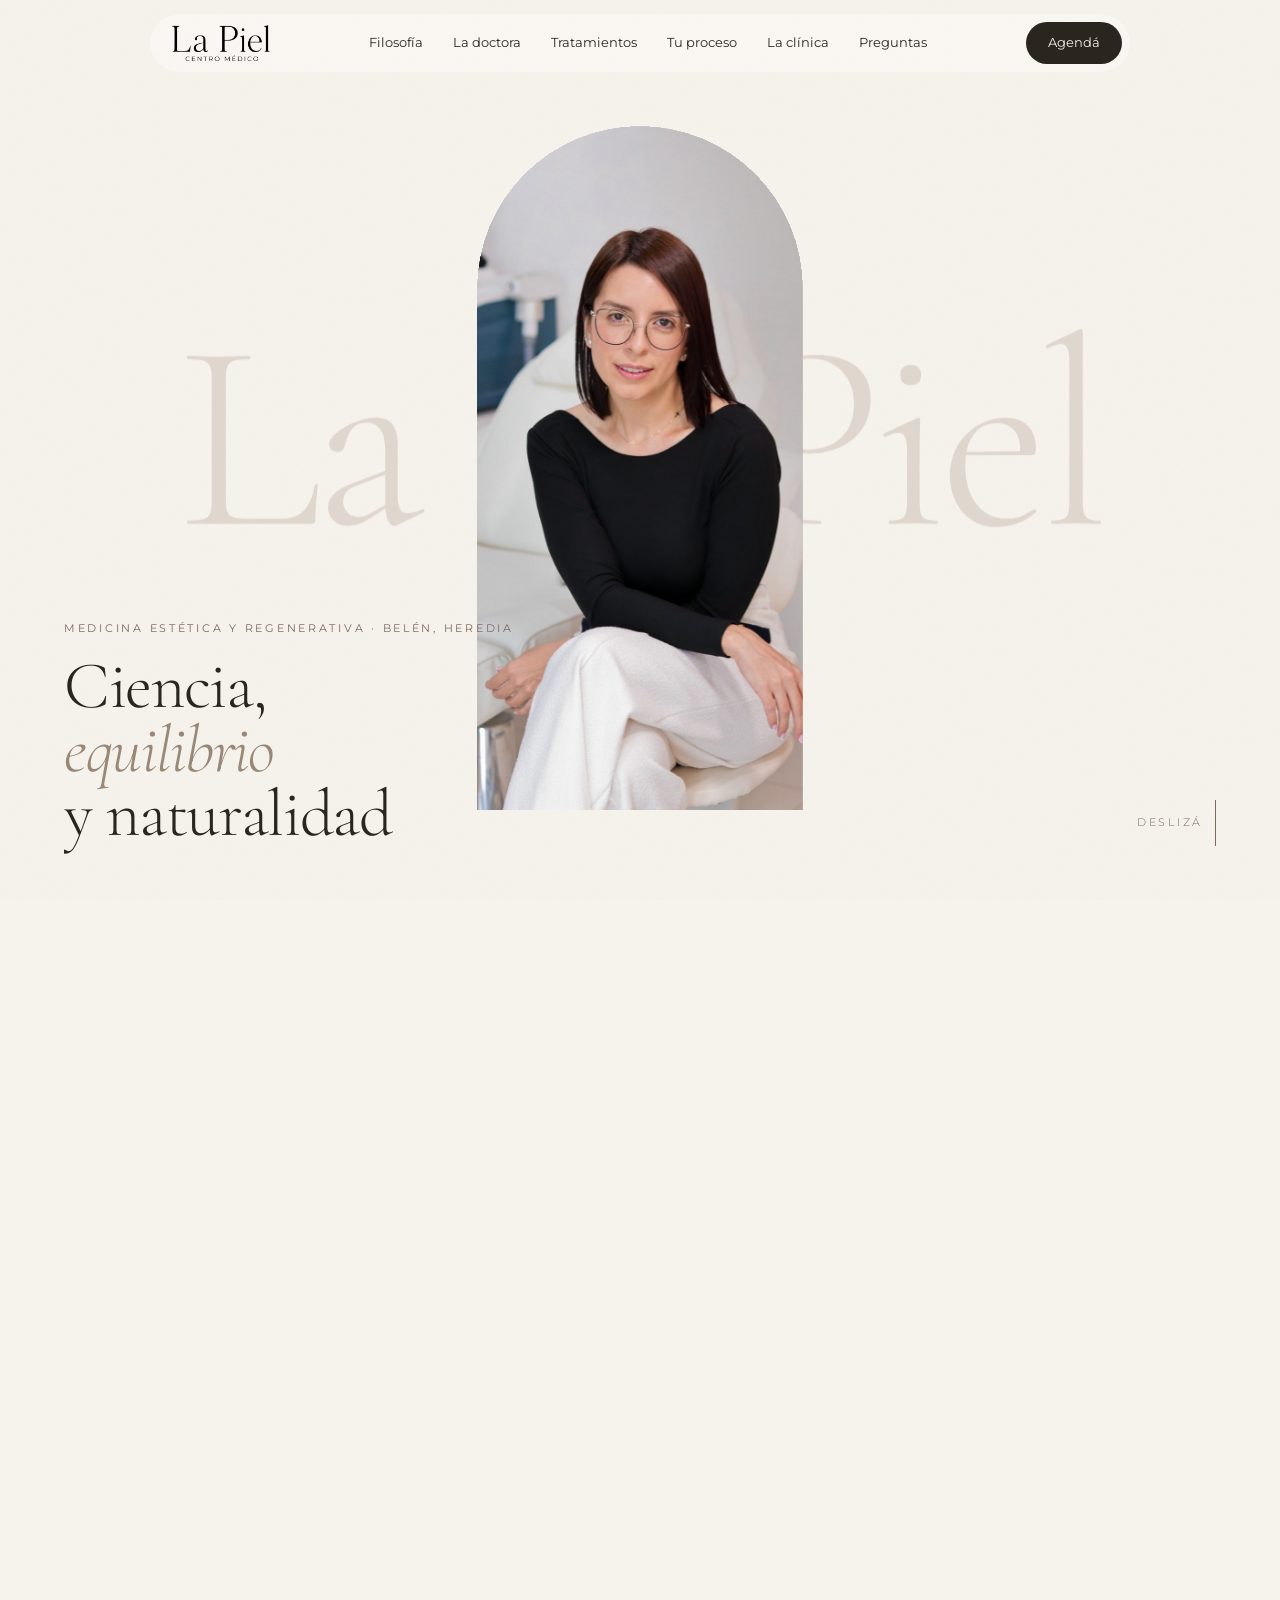
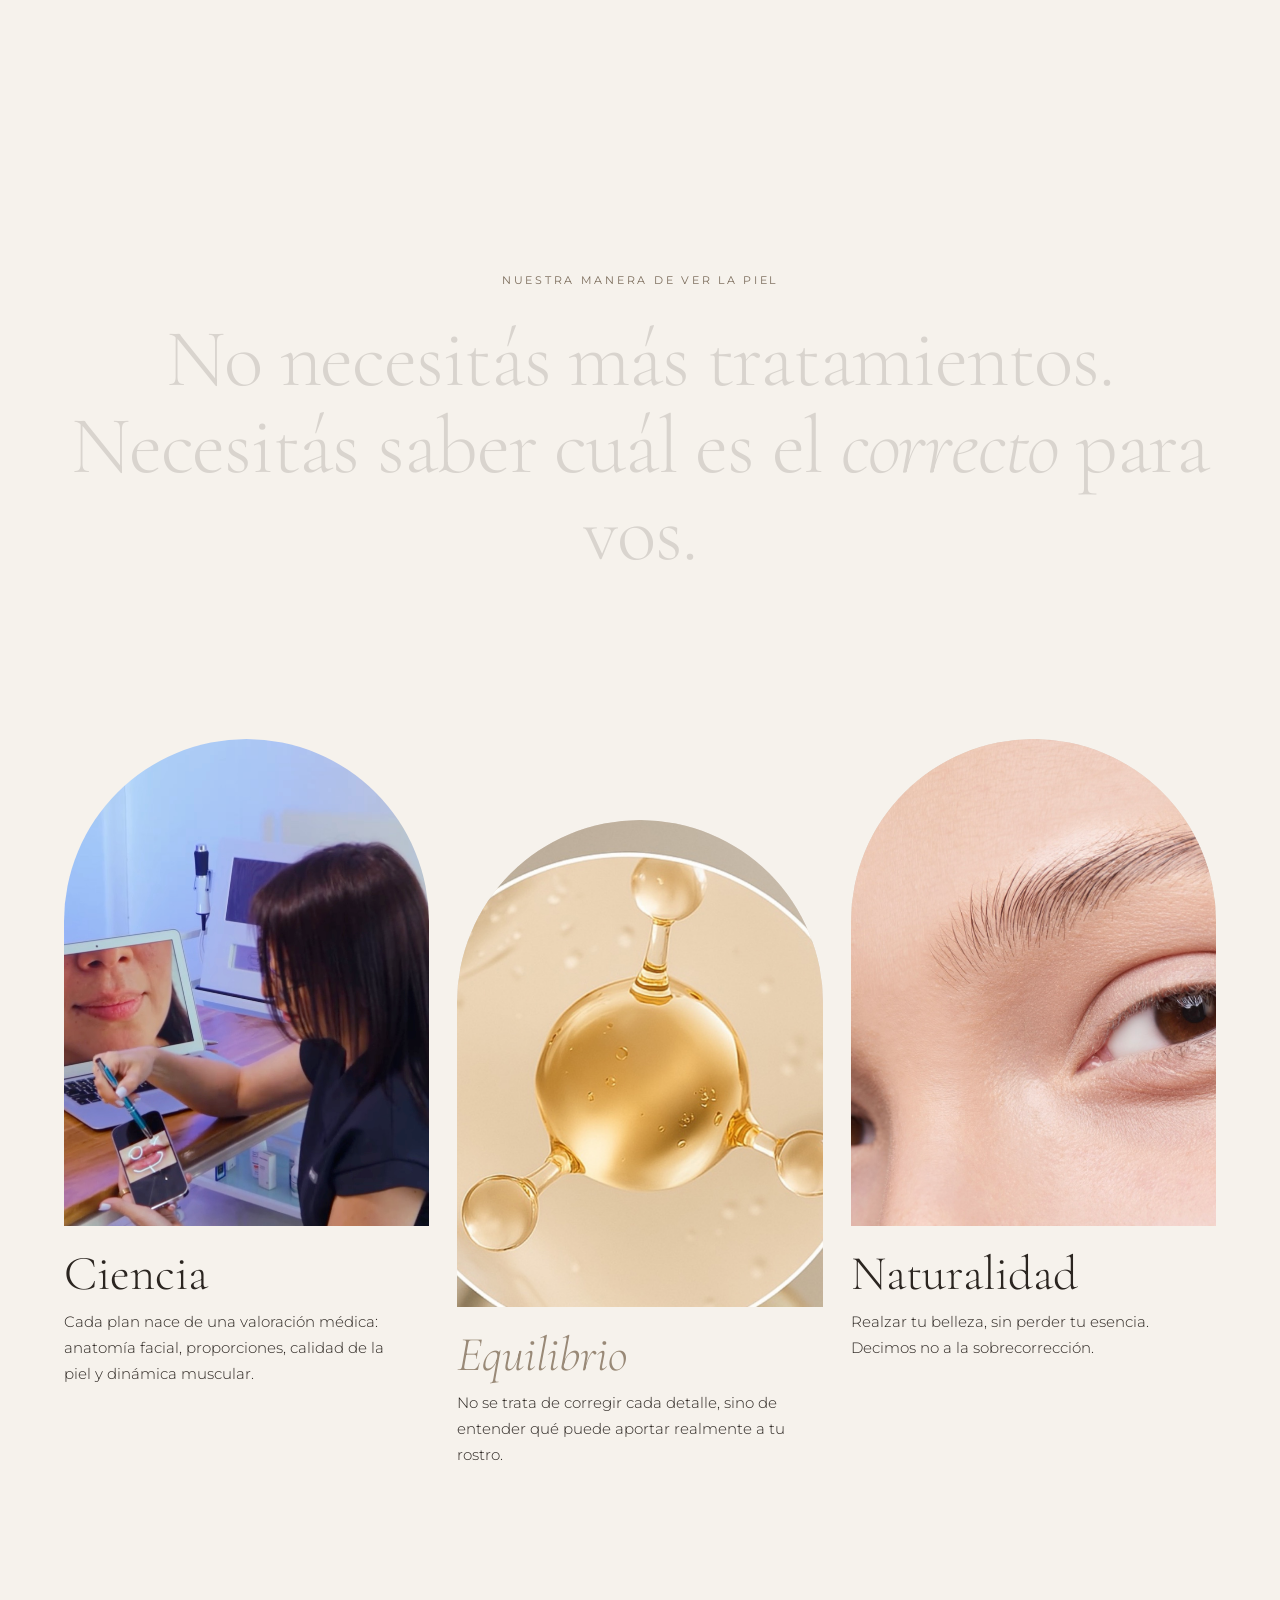
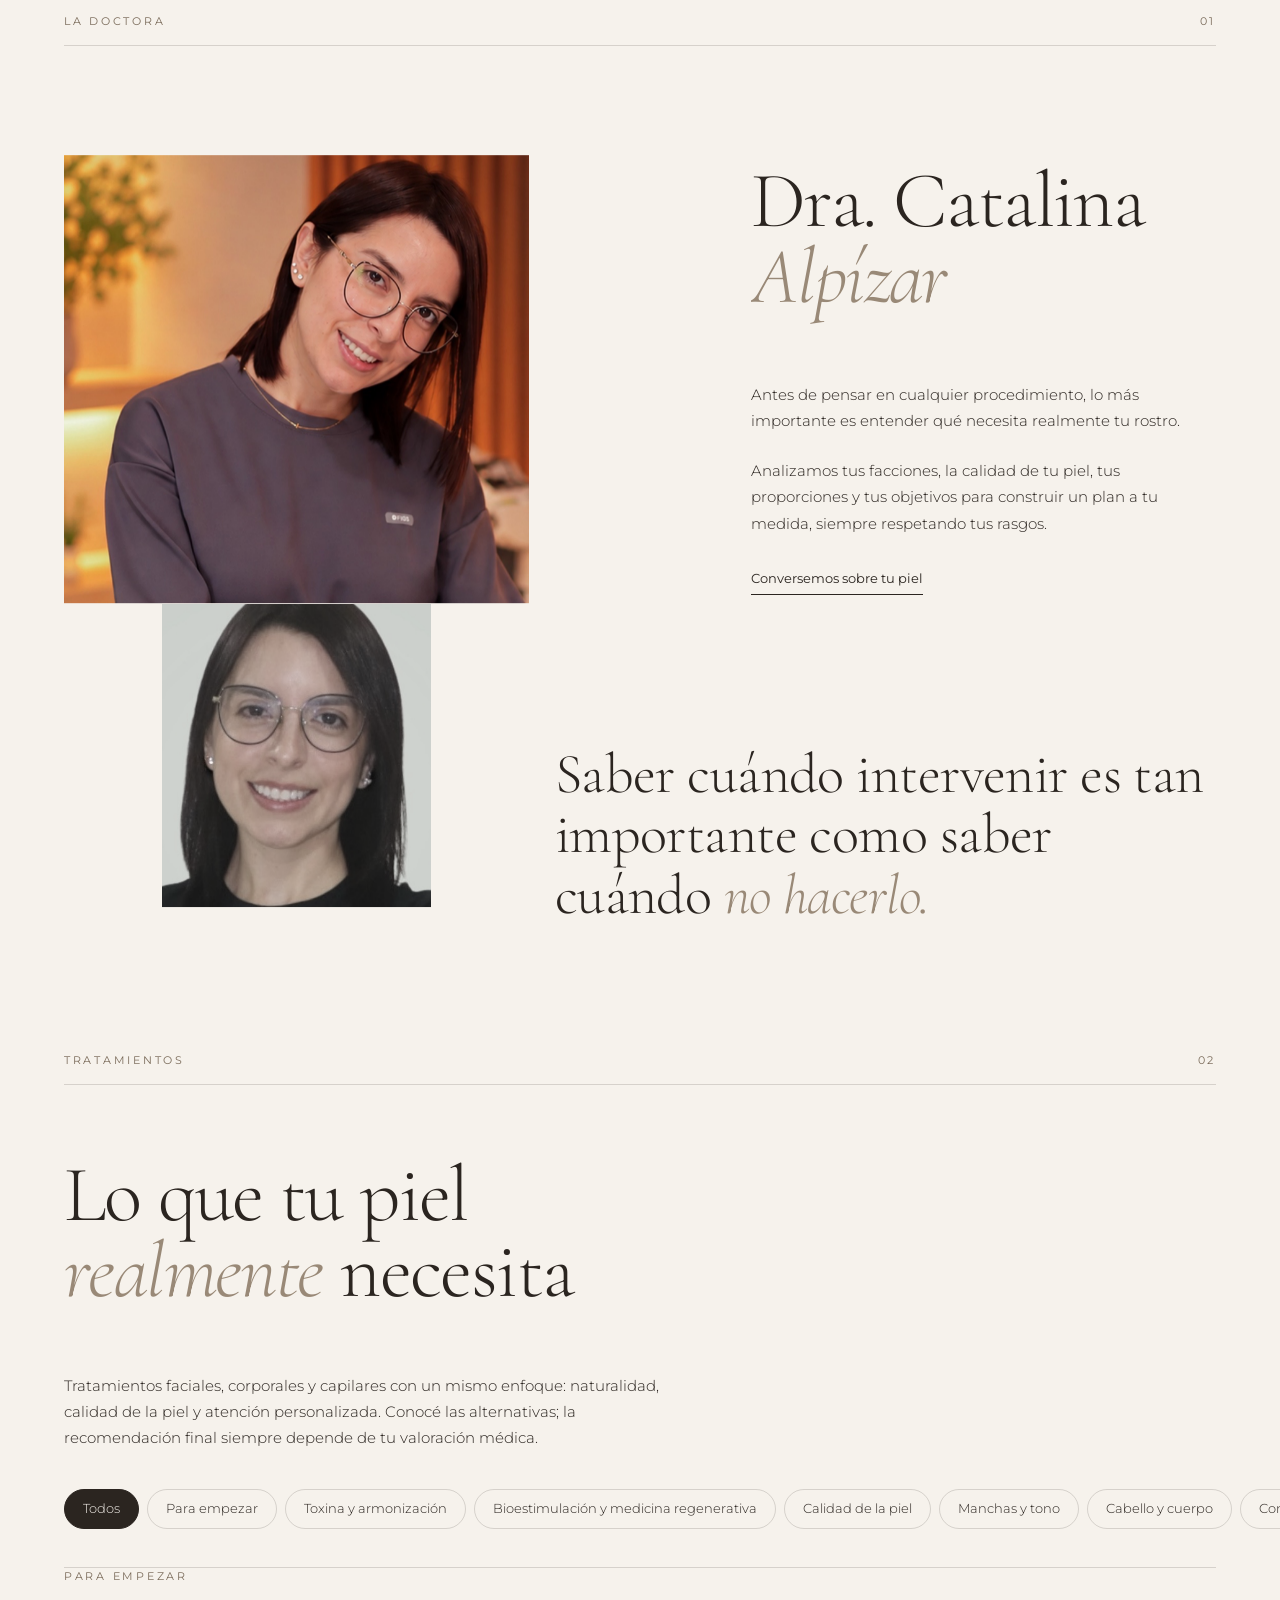
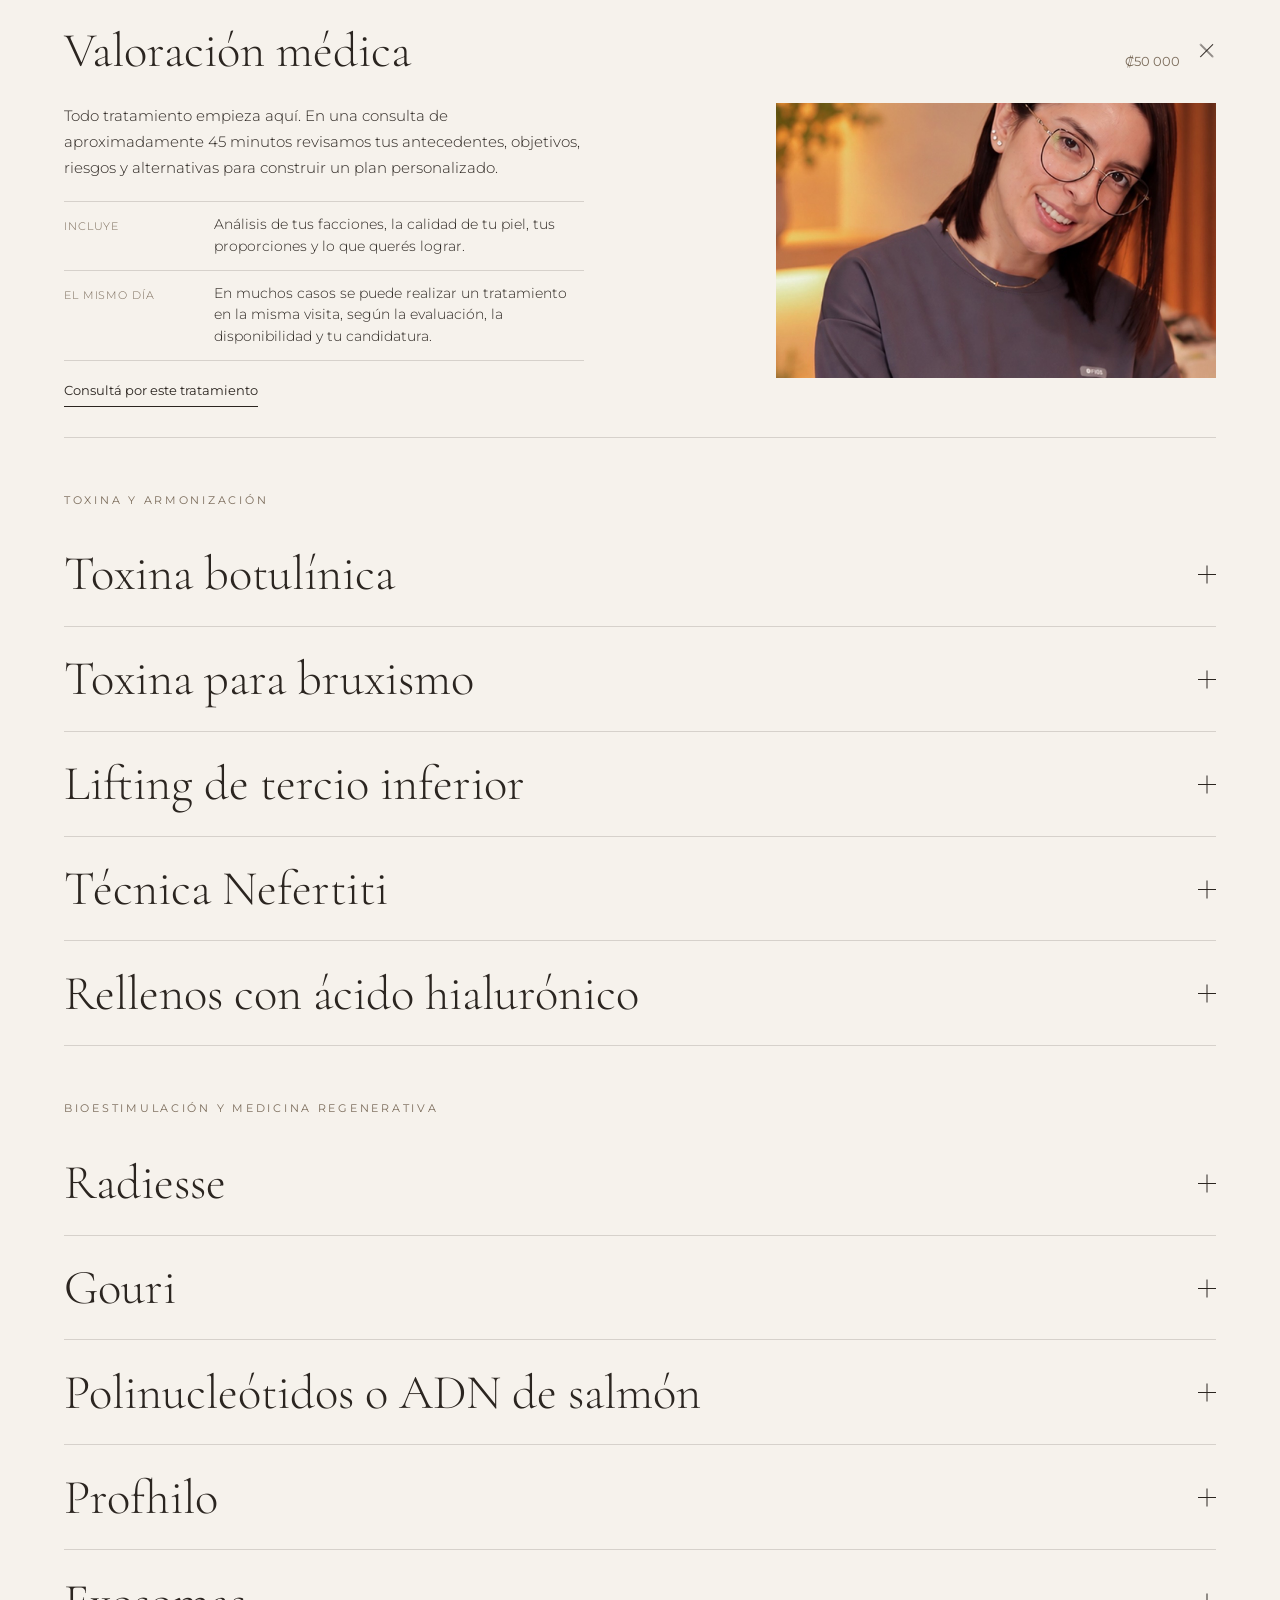
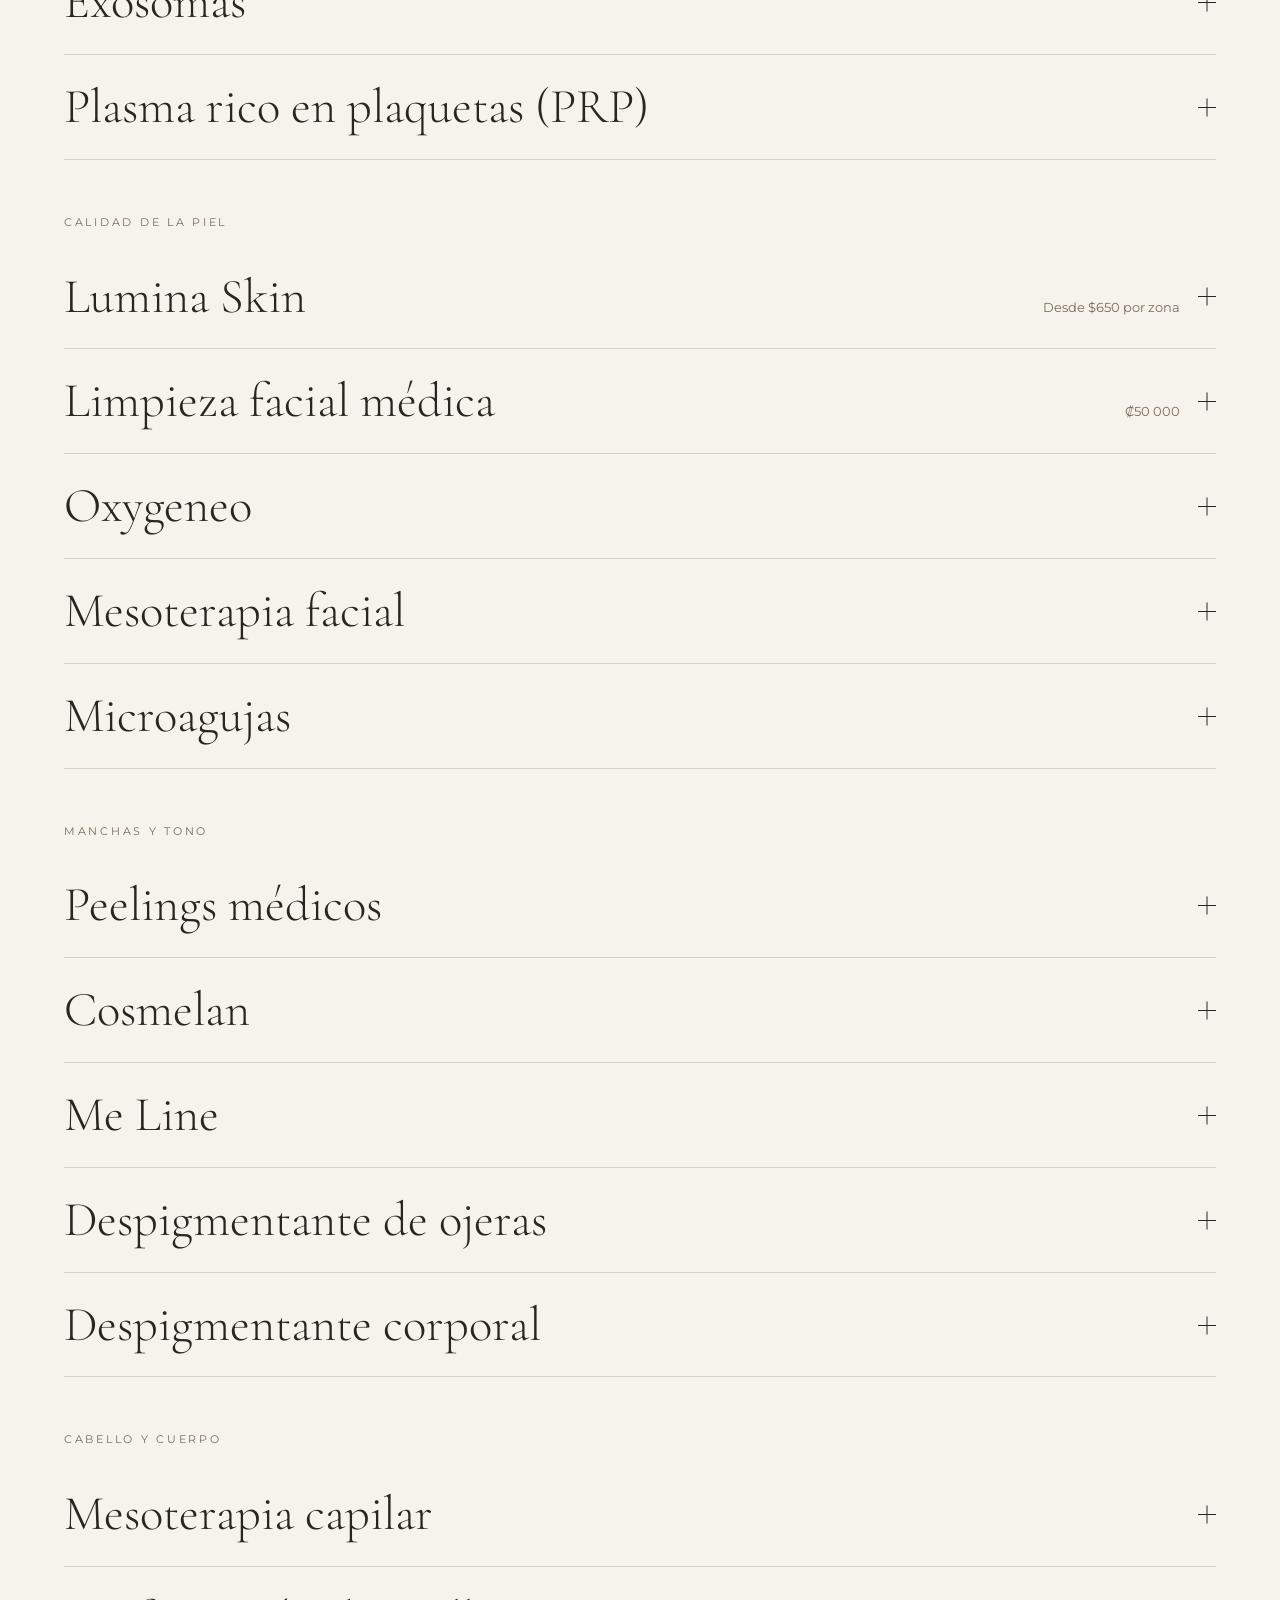
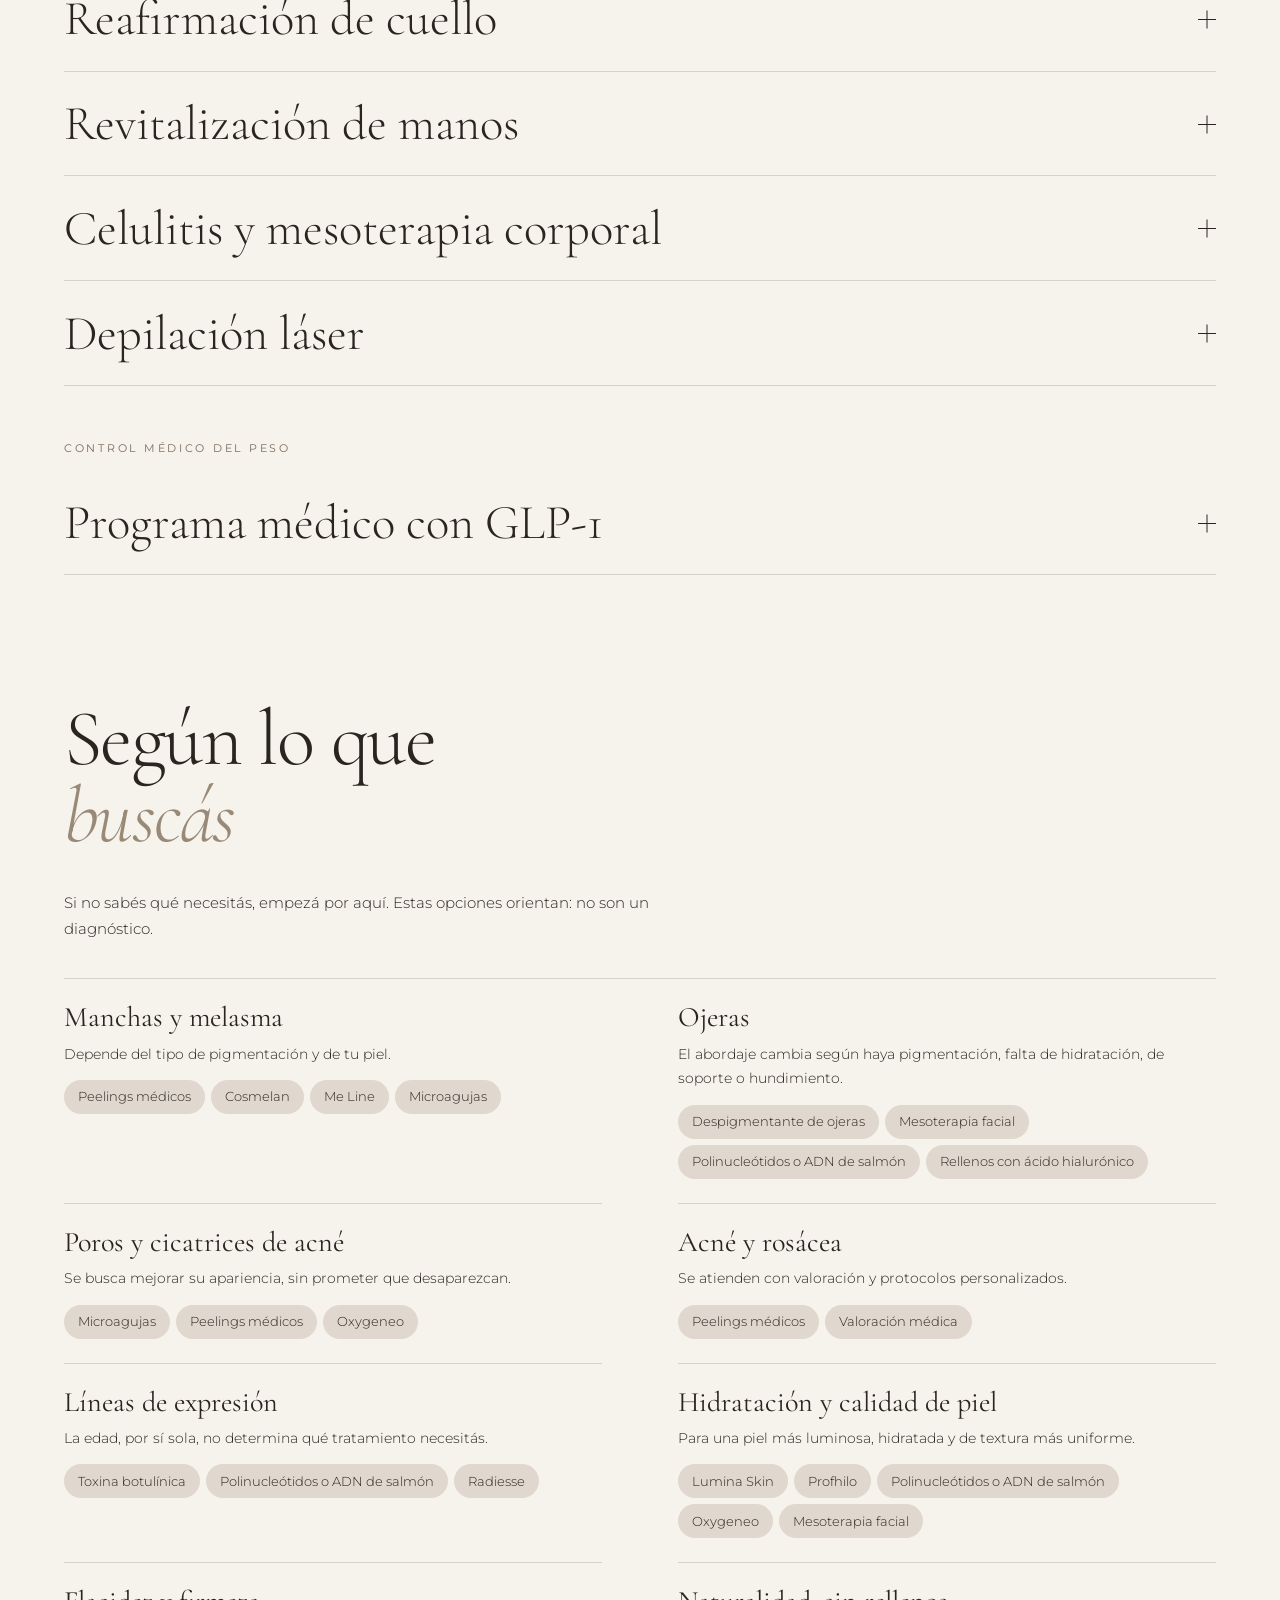
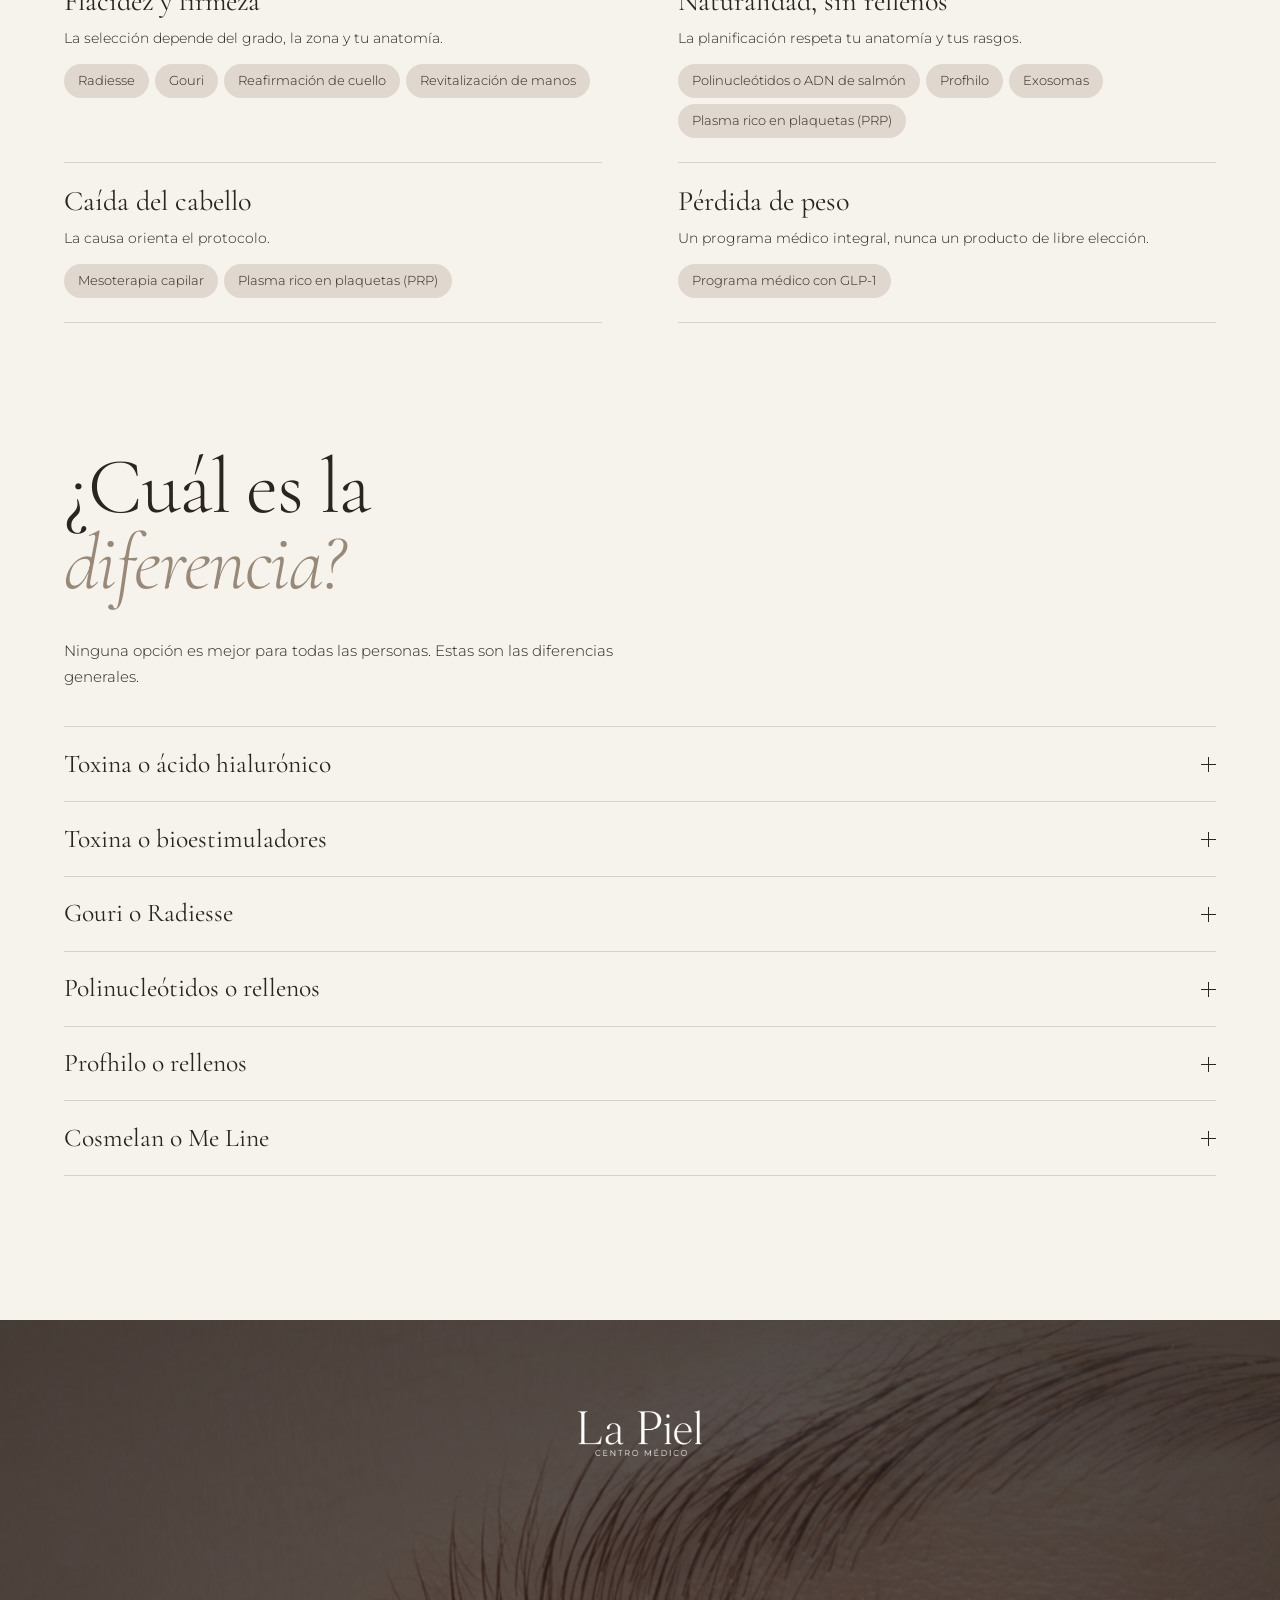
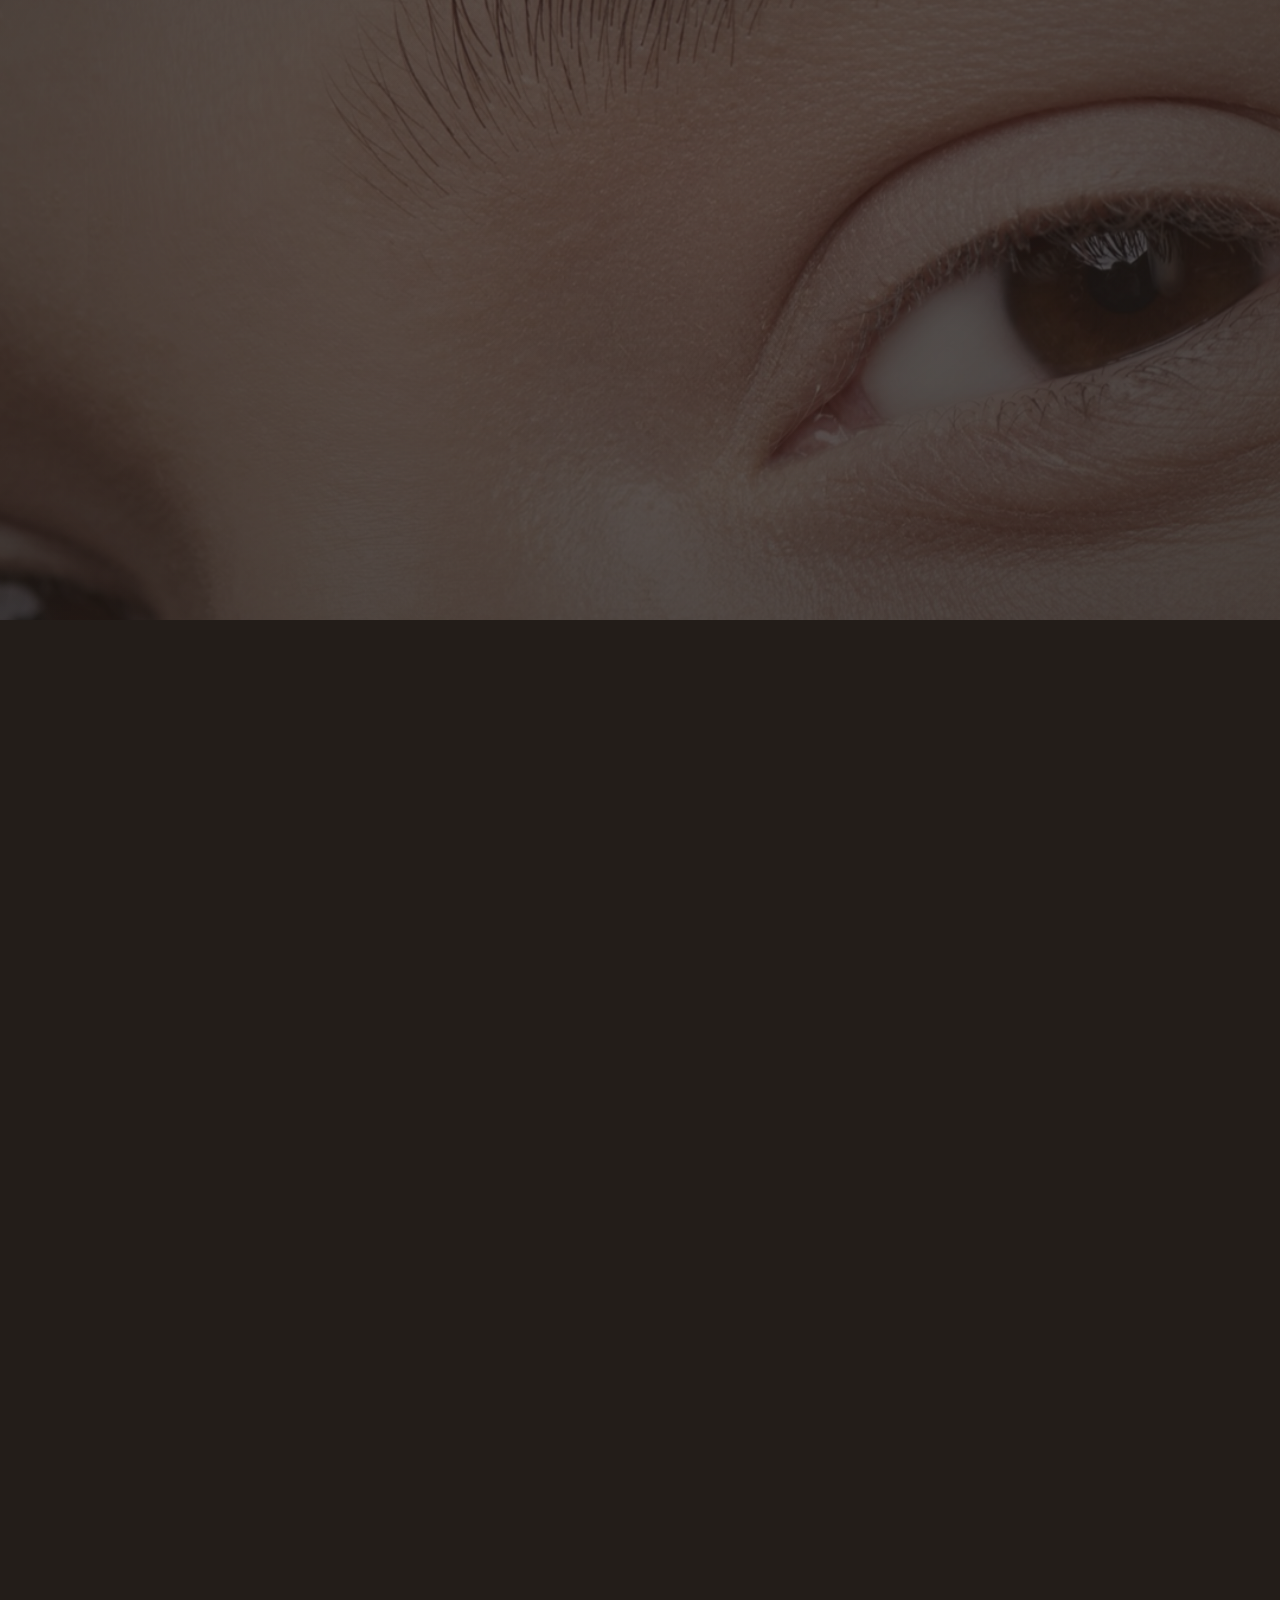
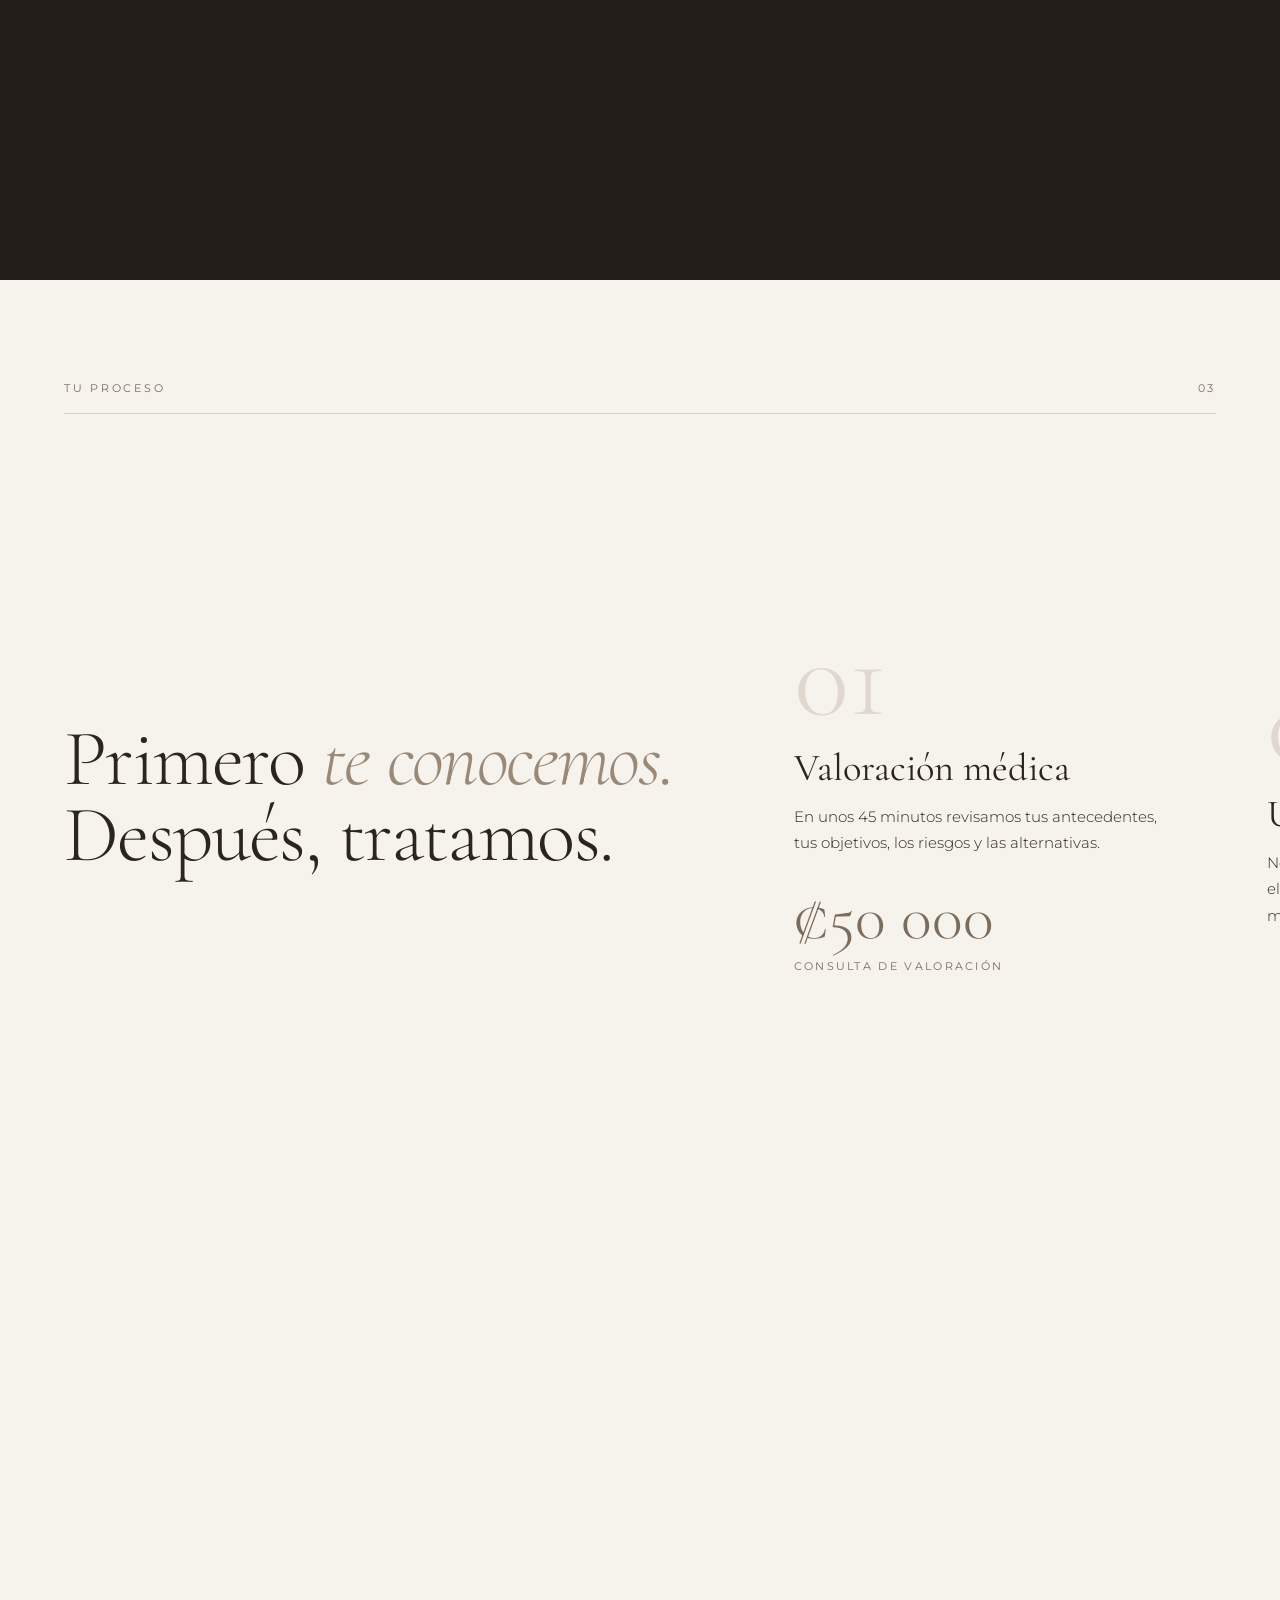
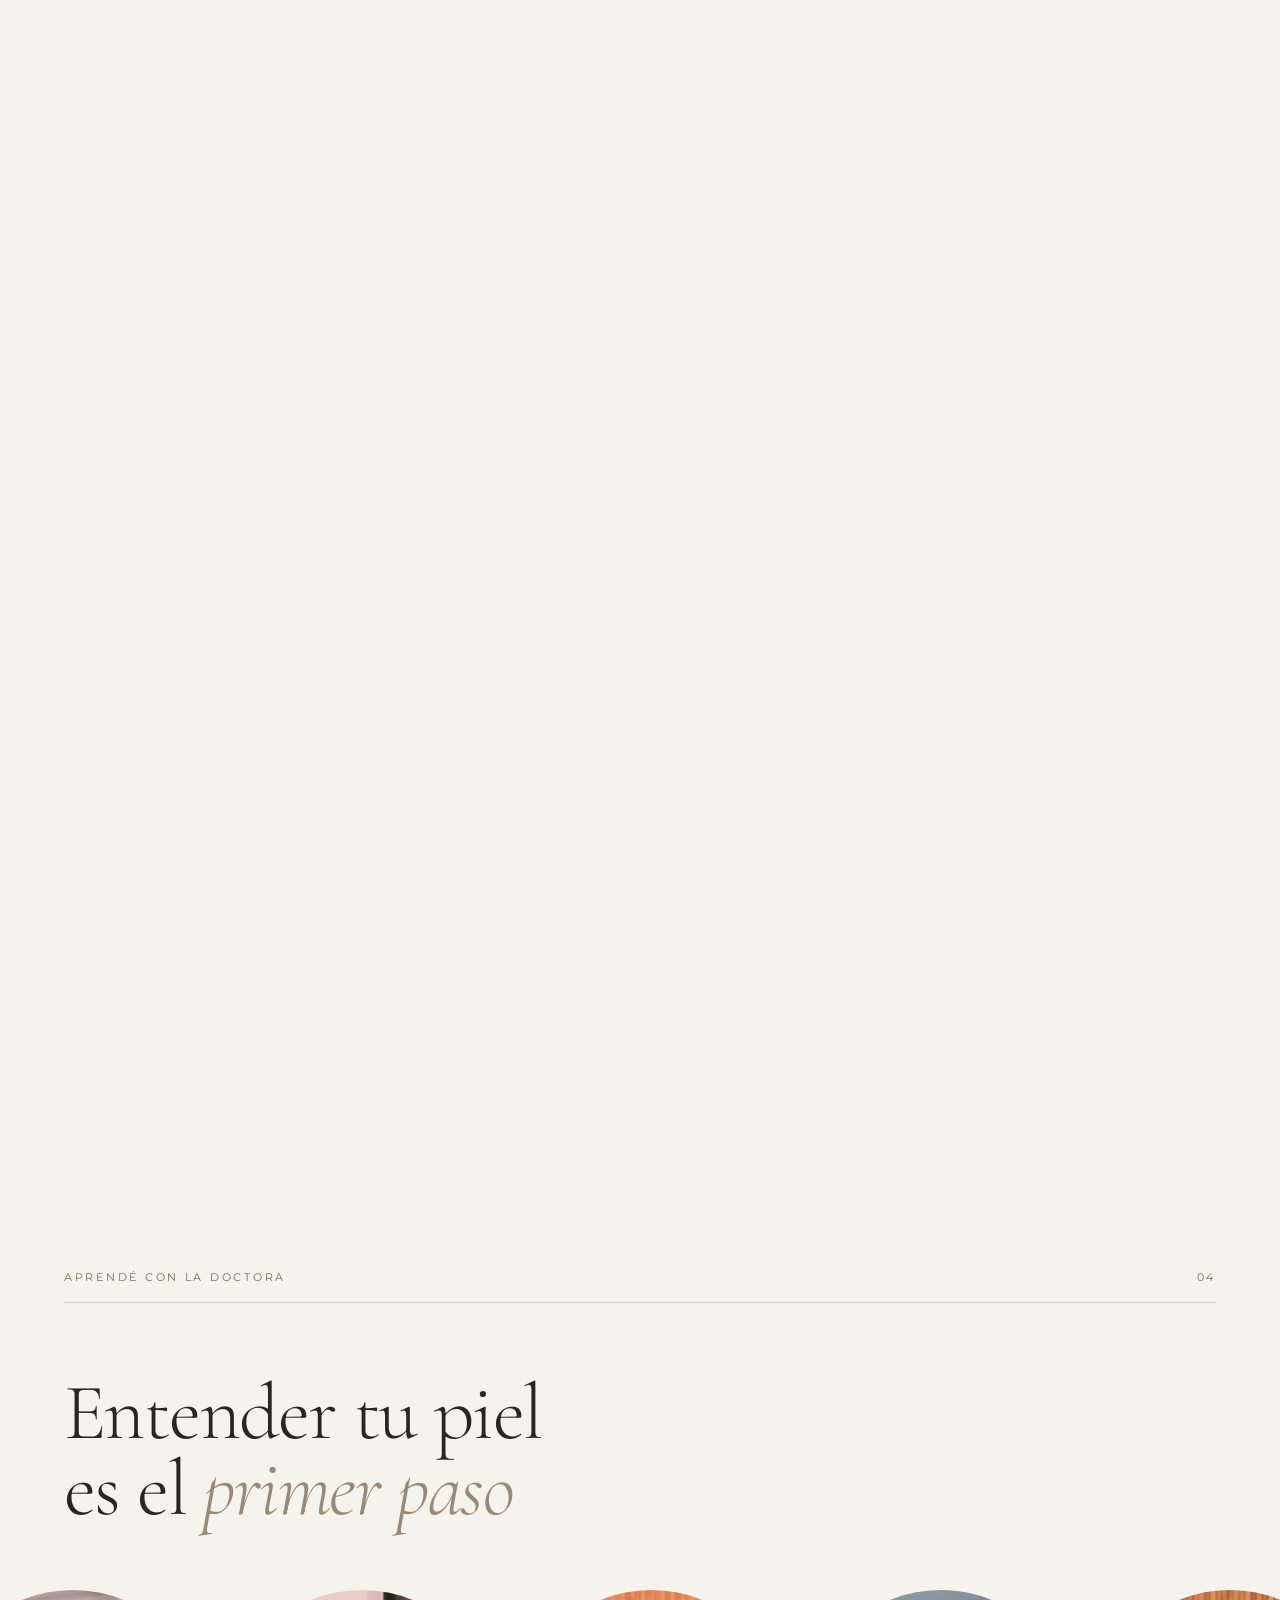
<file: index.html>
<!doctype html>
<html lang="es-CR">
<head>
  <meta charset="utf-8">
  <!-- Demostración: fuera de buscadores hasta que se publique con su dominio. -->
  <meta name="robots" content="noindex, nofollow">
  <meta name="viewport" content="width=device-width, initial-scale=1, viewport-fit=cover">
  <title>La Piel Centro Médico · Dra. Catalina Alpízar</title>
  <meta name="description" content="Medicina regenerativa y tratamientos faciales, corporales y capilares en Belén, Heredia, con la Dra. Catalina Alpízar. Ciencia, equilibrio y naturalidad.">
  <meta name="theme-color" content="#f6f2ec">
  <link rel="icon" href="img/isotipo.png">
  <link rel="preconnect" href="https://fonts.googleapis.com">
  <link rel="preconnect" href="https://fonts.gstatic.com" crossorigin>
  <link href="https://fonts.googleapis.com/css2?family=Cormorant+Garamond:ital,wght@0,300;0,400;0,500;1,300;1,400&family=Montserrat:wght@300;400;500&display=swap" rel="stylesheet">
  <link rel="stylesheet" href="estilos.css">
  <script>document.documentElement.classList.add('js')</script>
</head>
<body>

<div class="telon" aria-hidden="true"><img src="img/logo-blanco.png" alt=""></div>
<div class="avance" aria-hidden="true"></div>

<header class="nav">
  <a href="#inicio" class="nav-logo" aria-label="La Piel Centro Médico, inicio"><img src="img/logo-negro.png" alt=""></a>
  <nav class="nav-links" aria-label="Principal">
    <a href="#filosofia">Filosofía</a>
    <a href="#doctora">La doctora</a>
    <a href="#tratamientos">Tratamientos</a>
    <a href="#proceso">Tu proceso</a>
    <a href="#clinica">La clínica</a>
    <a href="#preguntas-frecuentes">Preguntas</a>
  </nav>
  <a class="nav-cta" href="https://wa.me/50664792222" target="_blank" rel="noopener">Agendá</a>
</header>

<main>

  <!-- Portada -->
  <section class="portada" id="inicio">
    <div class="portada-fija">
      <p class="portada-gigante" aria-hidden="true"><span data-lado="-1">La</span><span data-lado="1">Piel</span></p>
      <figure class="arco"><img src="img/dra-sentada.jpg" alt="Dra. Catalina Alpízar en su consultorio"></figure>
      <div class="portada-texto">
        <p class="etiqueta entra">Medicina estética y regenerativa · Belén, Heredia</p>
        <h1 class="titulo">
          <span class="linea"><span>Ciencia,</span></span>
          <span class="linea"><span><em>equilibrio</em></span></span>
          <span class="linea"><span>y naturalidad</span></span>
        </h1>
      </div>
      <p class="portada-baja entra">Deslizá<i></i></p>
    </div>
  </section>

  <!-- Manifiesto -->
  <section class="manifiesto">
    <p class="etiqueta">Nuestra manera de ver la piel</p>
    <p class="manifiesto-texto" data-palabras>No necesitás más tratamientos. Necesitás saber cuál es el correcto para vos.</p>
  </section>

  <!-- Filosofía -->
  <section class="pilares" id="filosofia">
    <article class="pilar">
      <figure class="foto"><video src="img/videos/toma-laboratorio.mp4" poster="img/toma-laboratorio.jpg" muted loop playsinline preload="metadata" data-enfoque></video></figure>
      <h2>Ciencia</h2>
      <p class="sube">Cada plan nace de una valoración médica: anatomía facial, proporciones, calidad de la piel y dinámica muscular.</p>
    </article>
    <article class="pilar pilar-baja">
      <figure class="foto"><img src="img/trat/exosomas.jpg" alt="Esfera dorada de sérum" loading="lazy"></figure>
      <h2><em>Equilibrio</em></h2>
      <p class="sube">No se trata de corregir cada detalle, sino de entender qué puede aportar realmente a tu rostro.</p>
    </article>
    <article class="pilar">
      <figure class="foto"><img src="img/piel-ancha.jpg" alt="Primer plano de un rostro con piel luminosa" loading="lazy"></figure>
      <h2>Naturalidad</h2>
      <p class="sube">Realzar tu belleza, sin perder tu esencia. Decimos no a la sobrecorrección.</p>
    </article>
  </section>

  <!-- La doctora -->
  <section class="doctora" id="doctora">
    <div class="regla"><span>La doctora</span><span>01</span></div>
    <div class="doctora-rejilla">
      <figure class="foto foto-a" data-mover="-0.08"><img src="img/dra-sonrisa.jpg" alt="La doctora sonriendo en la clínica" loading="lazy"></figure>
      <figure class="foto foto-b" data-mover="0.1"><img src="img/dra-sueter.jpg" alt="La doctora en su consultorio" loading="lazy"></figure>
      <div class="doctora-texto">
        <h2 class="titulo titulo-m">
          <span class="linea"><span>Dra. Catalina</span></span>
          <span class="linea"><span><em>Alpízar</em></span></span>
        </h2>
        <p class="etiqueta sube">Medicina estética y regenerativa</p>
        <p class="sube">Antes de pensar en cualquier procedimiento, lo más importante es entender qué necesita realmente tu rostro.</p>
        <p class="sube">Analizamos tus facciones, la calidad de tu piel, tus proporciones y tus objetivos para construir un plan a tu medida, siempre respetando tus rasgos.</p>
        <a class="enlace sube" href="https://wa.me/50664792222" target="_blank" rel="noopener">Conversemos sobre tu piel</a>
      </div>
      <figure class="foto foto-c" data-mover="-0.05"><img src="img/dra-retrato.jpg" alt="Retrato de la Dra. Catalina Alpízar" loading="lazy"></figure>
      <p class="doctora-cita sube">Saber cuándo intervenir es tan importante como saber cuándo <em>no hacerlo.</em></p>
    </div>
  </section>

  <!-- Tratamientos -->
  <section class="tratamientos" id="tratamientos">
    <div class="regla"><span>Tratamientos</span><span>02</span></div>
    <h2 class="titulo titulo-m">
      <span class="linea"><span>Lo que tu piel</span></span>
      <span class="linea"><span><em>realmente</em> necesita</span></span>
    </h2>
    <p class="tratamientos-intro sube">Tratamientos faciales, corporales y capilares con un mismo enfoque: naturalidad, calidad de la piel y atención personalizada. Conocé las alternativas; la recomendación final siempre depende de tu valoración médica.</p>
    <div class="filtros" id="filtros" role="group" aria-label="Filtrar tratamientos por categoría"></div>
    <ul class="lista" id="lista"></ul>

    <div class="guia-bloque">
      <h2 class="titulo titulo-m">
        <span class="linea"><span>Según lo que</span></span>
        <span class="linea"><span><em>buscás</em></span></span>
      </h2>
      <p class="tratamientos-intro sube">Si no sabés qué necesitás, empezá por aquí. Estas opciones orientan: no son un diagnóstico.</p>
      <ul class="guia" id="guia"></ul>
    </div>

    <div class="guia-bloque">
      <h2 class="titulo titulo-m">
        <span class="linea"><span>¿Cuál es la</span></span>
        <span class="linea"><span><em>diferencia?</em></span></span>
      </h2>
      <p class="tratamientos-intro sube">Ninguna opción es mejor para todas las personas. Estas son las diferencias generales.</p>
      <ul class="plegables" id="diferencias"></ul>
    </div>
  </section>

  <!-- Frase sobre madera -->
  <section class="frase">
    <div class="frase-fija">
      <div class="frase-fondo" aria-hidden="true"></div>
      <img class="frase-marca" src="img/logo-blanco.png" alt="" aria-hidden="true">
      <blockquote>
        <p class="frase-a">En medicina estética, muchas veces el mejor resultado es aquel que nadie nota…</p>
        <p class="frase-b">pero <em>todos</em> perciben.</p>
      </blockquote>
    </div>
  </section>

  <!-- Proceso -->
  <section class="proceso" id="proceso">
    <div class="proceso-fijo">
      <div class="regla"><span>Tu proceso</span><span>03</span></div>
      <div class="proceso-pista">
        <article class="paso paso-inicio">
          <h2 class="titulo titulo-m">Primero <em>te conocemos.</em><br>Después, tratamos.</h2>
        </article>
        <article class="paso">
          <p class="paso-n">01</p>
          <h3>Valoración médica</h3>
          <p>En unos 45 minutos revisamos tus antecedentes, tus objetivos, los riesgos y las alternativas.</p>
          <p class="cifra">₡50 000<small>Consulta de valoración</small></p>
        </article>
        <article class="paso">
          <p class="paso-n">02</p>
          <h3>Un plan para vos</h3>
          <p>No todas las pieles necesitan lo mismo. Definimos el protocolo adecuado para tu caso, sin hacer de más.</p>
        </article>
        <article class="paso">
          <p class="paso-n">03</p>
          <h3>Tratamiento y seguimiento</h3>
          <p>Cada aplicación se planifica de forma personalizada, con seguimiento profesional durante el proceso.</p>
        </article>
        <figure class="paso paso-foto"><img src="img/dra-consultorio.jpg" alt="La doctora en el consultorio de la clínica" loading="lazy"></figure>
      </div>
    </div>
  </section>

  <!-- Instagram -->
  <section class="aprende" id="aprende">
    <div class="aprende-cabeza">
      <div class="regla"><span>Aprendé con la doctora</span><span>04</span></div>
      <h2 class="titulo titulo-m">
        <span class="linea"><span>Entender tu piel</span></span>
        <span class="linea"><span>es el <em>primer paso</em></span></span>
      </h2>
    </div>
    <div class="carril" id="carril" tabindex="0" aria-label="Videos de Instagram de la doctora"></div>
    <a class="enlace aprende-ig" href="https://www.instagram.com/lapielcentromedicodraalpizar/" target="_blank" rel="noopener">Seguinos en Instagram</a>
  </section>

  <!-- Tarjetas de regalo -->
  <section class="regalo" id="regalo">
    <div class="regla"><span>Tarjetas de regalo</span><span>05</span></div>
    <div class="regalo-rejilla">
      <figure class="foto"><img src="img/tarjetas.jpg" alt="Tarjetas de regalo de La Piel" loading="lazy"></figure>
      <div>
        <h2 class="titulo titulo-m">
          <span class="linea"><span>El mejor regalo</span></span>
          <span class="linea"><span>no viene <em>en una caja</em></span></span>
        </h2>
        <p class="sube">Regalá una experiencia enfocada en el bienestar y el cuidado de la piel, siempre respaldada por criterio médico.</p>
        <ul class="regalo-lista sube">
          <li>Toxina botulínica</li><li>Lumina Skin</li><li>Bioestimuladores de colágeno</li><li>Revitalización con polinucleótidos</li>
        </ul>
        <a class="enlace sube" href="https://wa.me/50664792222" target="_blank" rel="noopener">Escribinos para elegirla</a>
      </div>
    </div>
  </section>

  <!-- Tienda -->
  <section class="tienda" id="tienda">
    <figure class="tienda-foto" data-mover="-0.06"><img src="img/ampolla.jpg" alt="Ampolla de sérum dorado" loading="lazy"></figure>
    <div class="tienda-texto">
      <p class="etiqueta">Tienda · Próximamente</p>
      <h2 class="titulo titulo-m">
        <span class="linea"><span>Tu rutina,</span></span>
        <span class="linea"><span><em>en casa</em></span></span>
      </h2>
      <p class="sube">Los productos que la doctora recomienda, con pago en línea o por SINPE Móvil, conectados al inventario de la clínica.</p>
    </div>
  </section>

  <!-- La clínica -->
  <section class="clinica" id="clinica">
    <div class="regla"><span>La clínica</span><span>06</span></div>
    <h2 class="titulo titulo-m">
      <span class="linea"><span>Te esperamos</span></span>
      <span class="linea"><span>en <em>Belén</em></span></span>
    </h2>
    <div class="clinica-rejilla">
      <div class="clinica-dato sube"><h3>Dónde estamos</h3><p>Plaza Manantial, local 4-5<br>Belén, Heredia, Costa Rica</p>
        <p class="clinica-enlaces"><a class="enlace" href="https://maps.app.goo.gl/TbQ3dBYJaZHiMnTw9" target="_blank" rel="noopener">Google Maps</a><a class="enlace" href="https://waze.com/ul/hd1u0u8xmj" target="_blank" rel="noopener">Waze</a></p></div>
      <div class="clinica-dato sube"><h3>Horario</h3><p>Lunes a viernes: 9:00 a. m. a 7:00 p. m.<br>Sábados: 9:00 a. m. a 3:00 p. m.<br>Domingos: cerrado</p><p class="clinica-nota">Atención con cita previa.</p></div>
      <div class="clinica-dato sube"><h3>Para tu visita</h3><p>Parqueo privado y bajo techo.<br>Podés venir con hasta dos acompañantes.<br>Atendemos a hombres, mujeres y pacientes internacionales.</p></div>
    </div>
  </section>

  <!-- Preguntas frecuentes -->
  <section class="faq" id="preguntas-frecuentes">
    <div class="regla"><span>Preguntas frecuentes</span><span>07</span></div>
    <h2 class="titulo titulo-m">
      <span class="linea"><span>Lo que <em>suelen</em></span></span>
      <span class="linea"><span>preguntarnos</span></span>
    </h2>
    <ul class="plegables" id="preguntas"></ul>
    <p class="faq-pie sube">La información de este sitio es educativa y no sustituye una valoración médica. El diagnóstico, las indicaciones y el protocolo de cada paciente los determina la Dra. Catalina Alpízar Madrigal.</p>
  </section>

  <!-- Cierre -->
  <section class="cierre" id="contacto">
    <img class="cierre-marca" src="img/logo-blanco.png" alt="" aria-hidden="true">
    <p class="etiqueta">Plaza Manantial · Belén, Heredia</p>
    <h2 class="titulo titulo-g">
      <span class="linea"><span>Agendá tu</span></span>
      <span class="linea"><span><em>valoración</em></span></span>
    </h2>
    <a class="boton boton-claro iman" href="https://wa.me/50664792222" target="_blank" rel="noopener"><span>Escribinos por WhatsApp</span></a>
    <ul class="cierre-datos">
      <li><a href="https://wa.me/50664792222" target="_blank" rel="noopener">+506 6479 2222</a></li>
      <li><a href="https://maps.app.goo.gl/TbQ3dBYJaZHiMnTw9" target="_blank" rel="noopener">Cómo llegar</a></li>
      <li><a href="https://www.instagram.com/lapielcentromedicodraalpizar/" target="_blank" rel="noopener">Instagram</a></li>
      <li><a href="https://www.facebook.com/lapielcentromedicodracatalinaalpizar/" target="_blank" rel="noopener">Facebook</a></li>
    </ul>
    <footer class="pie">
      <img src="img/logo-blanco.png" alt="La Piel Centro Médico">
      <p><a href="privacidad.html">Aviso de privacidad</a> · Sitio desarrollado por Montevo Studio</p>
    </footer>
  </section>
</main>

<a class="fijo iman" href="https://wa.me/50664792222" target="_blank" rel="noopener"><span>Agendá tu valoración</span></a>

<script src="sitio.js"></script>
</body>
</html>
</file>
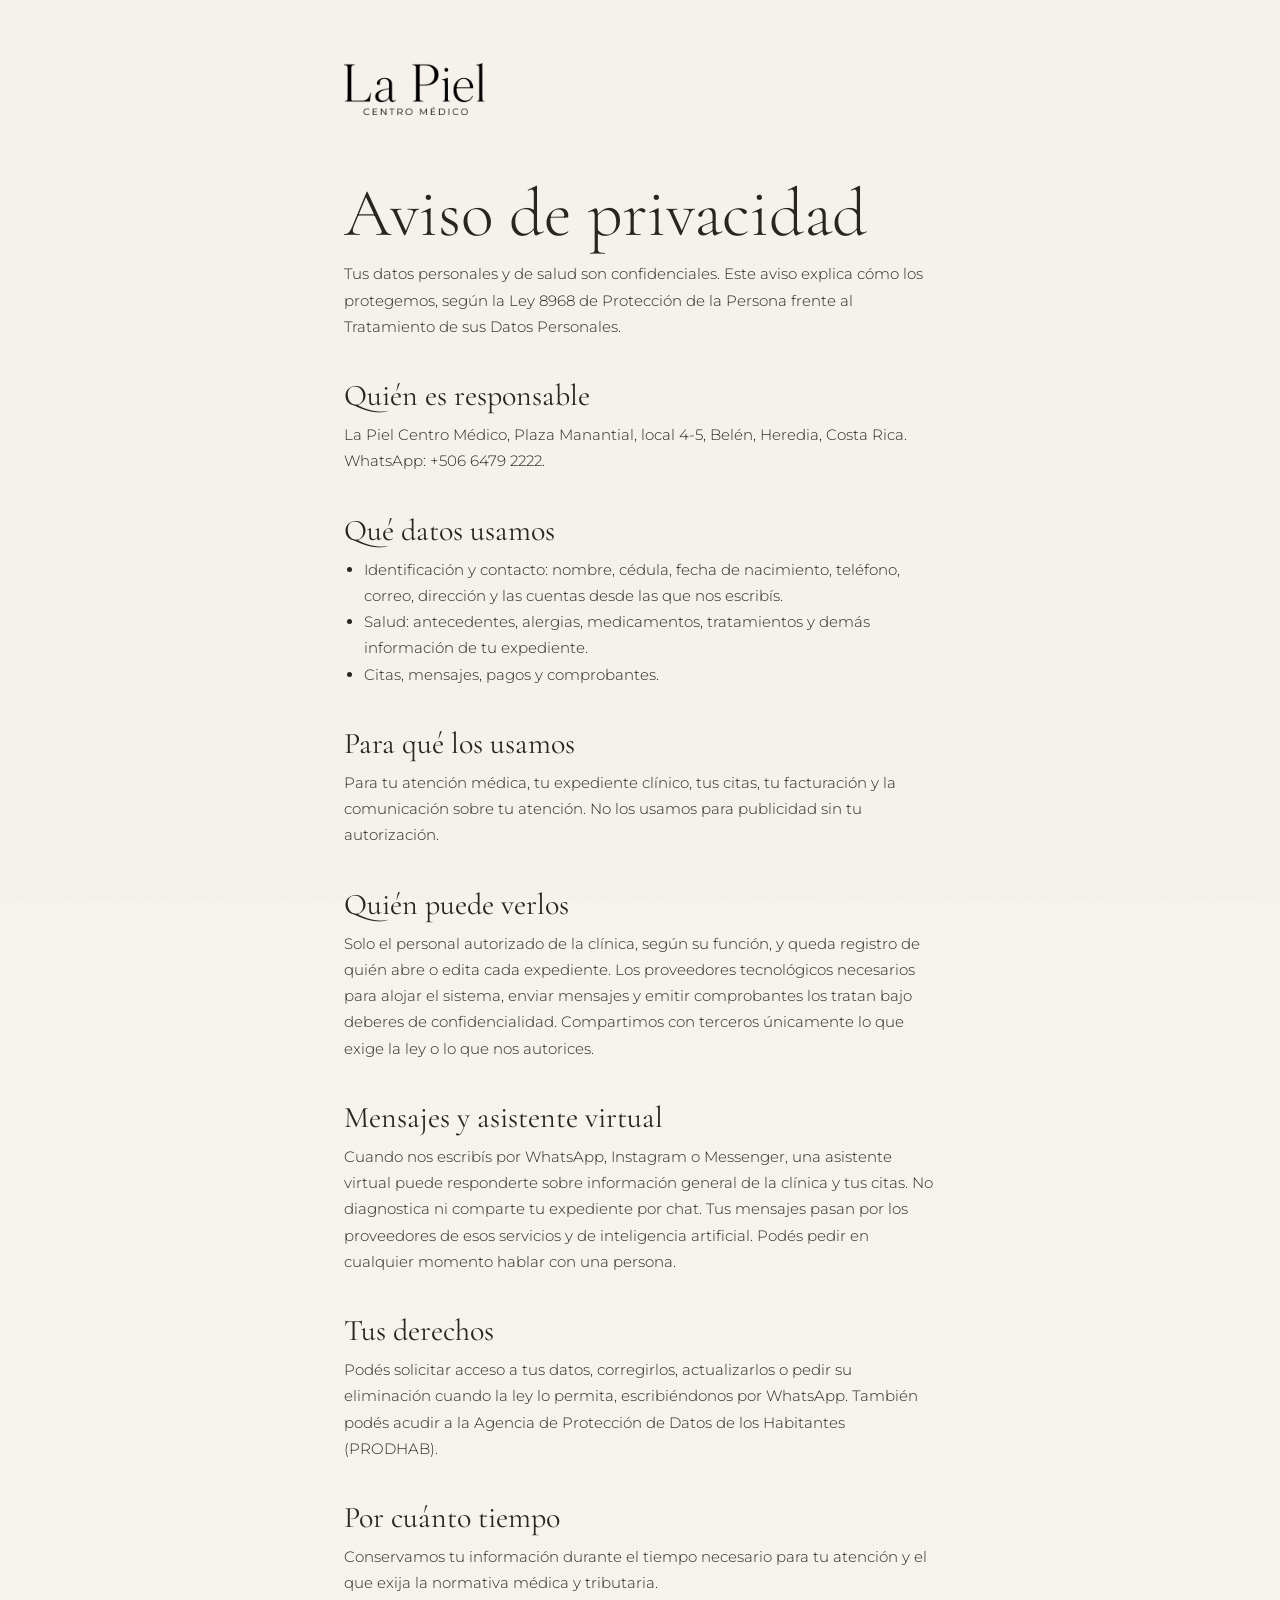
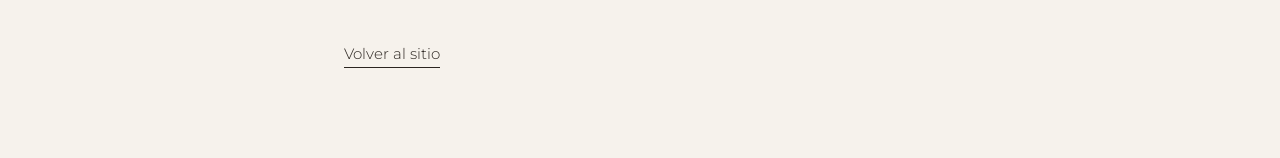
<file: privacidad.html>
<!doctype html>
<html lang="es-CR">
<head>
  <meta charset="utf-8">
  <!-- Demostración: fuera de buscadores hasta que se publique con su dominio. -->
  <meta name="robots" content="noindex, nofollow">
  <meta name="viewport" content="width=device-width, initial-scale=1, viewport-fit=cover">
  <title>Aviso de privacidad · La Piel Centro Médico</title>
  <meta name="description" content="Cómo La Piel Centro Médico protege tus datos personales y de salud.">
  <meta name="theme-color" content="#f6f2ec">
  <link rel="icon" href="img/isotipo.png">
  <link rel="preconnect" href="https://fonts.googleapis.com">
  <link rel="preconnect" href="https://fonts.gstatic.com" crossorigin>
  <link href="https://fonts.googleapis.com/css2?family=Cormorant+Garamond:ital,wght@0,300;0,400;1,300&family=Montserrat:wght@300;400;500&display=swap" rel="stylesheet">
  <link rel="stylesheet" href="estilos.css">
  <style>
    .legal { max-width: 720px; margin: 0 auto; padding: clamp(36px, 7vh, 70px) var(--margen) 90px; }
    .legal img { height: 52px; width: auto; }
    .legal h1 { font: 300 clamp(40px, 6vw, 68px)/1.05 var(--serif); margin: clamp(36px, 7vh, 64px) 0 12px; }
    .legal h2 { font: 400 clamp(23px, 2.4vw, 30px)/1.2 var(--serif); margin: 38px 0 8px; }
    .legal p, .legal li { line-height: 1.75; }
    .legal ul { padding-left: 20px; list-style: disc; }
    .legal .volver { display: inline-block; margin-top: 44px; border-bottom: 1px solid currentColor; }
  </style>
</head>
<body>
<main class="legal">
  <a href="index.html" aria-label="Volver al inicio"><img src="img/logo-negro.png" alt="La Piel Centro Médico"></a>
  <h1>Aviso de privacidad</h1>
  <p>Tus datos personales y de salud son confidenciales. Este aviso explica cómo los protegemos, según la Ley 8968 de Protección de la Persona frente al Tratamiento de sus Datos Personales.</p>

  <h2>Quién es responsable</h2>
  <p>La Piel Centro Médico, Plaza Manantial, local 4-5, Belén, Heredia, Costa Rica. WhatsApp: +506 6479 2222.</p>

  <h2>Qué datos usamos</h2>
  <ul>
    <li>Identificación y contacto: nombre, cédula, fecha de nacimiento, teléfono, correo, dirección y las cuentas desde las que nos escribís.</li>
    <li>Salud: antecedentes, alergias, medicamentos, tratamientos y demás información de tu expediente.</li>
    <li>Citas, mensajes, pagos y comprobantes.</li>
  </ul>

  <h2>Para qué los usamos</h2>
  <p>Para tu atención médica, tu expediente clínico, tus citas, tu facturación y la comunicación sobre tu atención. No los usamos para publicidad sin tu autorización.</p>

  <h2>Quién puede verlos</h2>
  <p>Solo el personal autorizado de la clínica, según su función, y queda registro de quién abre o edita cada expediente. Los proveedores tecnológicos necesarios para alojar el sistema, enviar mensajes y emitir comprobantes los tratan bajo deberes de confidencialidad. Compartimos con terceros únicamente lo que exige la ley o lo que nos autorices.</p>

  <h2>Mensajes y asistente virtual</h2>
  <p>Cuando nos escribís por WhatsApp, Instagram o Messenger, una asistente virtual puede responderte sobre información general de la clínica y tus citas. No diagnostica ni comparte tu expediente por chat. Tus mensajes pasan por los proveedores de esos servicios y de inteligencia artificial. Podés pedir en cualquier momento hablar con una persona.</p>

  <h2>Tus derechos</h2>
  <p>Podés solicitar acceso a tus datos, corregirlos, actualizarlos o pedir su eliminación cuando la ley lo permita, escribiéndonos por WhatsApp. También podés acudir a la Agencia de Protección de Datos de los Habitantes (PRODHAB).</p>

  <h2>Por cuánto tiempo</h2>
  <p>Conservamos tu información durante el tiempo necesario para tu atención y el que exija la normativa médica y tributaria.</p>

  <a class="volver" href="index.html">Volver al sitio</a>
</main>
</body>
</html>
</file>
<file: estilos.css>
:root {
  --crema: #f6f2ec;
  --papel: #fbf9f5;
  --beige: #e0d7ce;
  --taupe: #998977;
  --cafe: #7b6c5b;
  --tinta: #2b2520;
  --noche: #231d19;
  --linea: rgb(43 37 32 / .16);
  --serif: 'Cormorant Garamond', Georgia, serif;
  --sans: 'Montserrat', system-ui, sans-serif;
  --resorte: cubic-bezier(.34, 1.45, .64, 1);
  --suave: cubic-bezier(.16, 1, .3, 1);
  --margen: clamp(20px, 5vw, 72px);
}

* { box-sizing: border-box; margin: 0; }
html { scroll-behavior: smooth; -webkit-text-size-adjust: 100%; }
body {
  background: var(--crema); color: var(--tinta);
  font: 300 15px/1.75 var(--sans);
  -webkit-font-smoothing: antialiased; overflow-x: clip;
}
img { display: block; max-width: 100%; }
a { color: inherit; text-decoration: none; }
ul { list-style: none; padding: 0; }
button { font: inherit; color: inherit; background: none; border: 0; cursor: pointer; }
:focus-visible { outline: 2px solid var(--cafe); outline-offset: 3px; }
section[id] { scroll-margin-top: 90px; }

/* Grano de papel sobre toda la página: también disimula las fotos de baja resolución. */
body::after {
  content: ''; position: fixed; inset: 0; z-index: 90; pointer-events: none; opacity: .035; mix-blend-mode: multiply;
  background-image: url("data:image/svg+xml,%3Csvg xmlns='http://www.w3.org/2000/svg' width='220' height='220'%3E%3Cfilter id='n'%3E%3CfeTurbulence type='fractalNoise' baseFrequency='.85' numOctaves='3' stitchTiles='stitch'/%3E%3C/filter%3E%3Crect width='100%25' height='100%25' filter='url(%23n)'/%3E%3C/svg%3E");
}

/* ── Tipografía ── */
.etiqueta { font-size: 10.5px; font-weight: 400; letter-spacing: .26em; text-transform: uppercase; color: var(--cafe); }
.titulo { font: 300 clamp(50px, 8.4vw, 124px)/.96 var(--serif); letter-spacing: -.02em; }
.titulo em { font-weight: 300; color: var(--taupe); }
.titulo-m { font-size: clamp(42px, 6.2vw, 92px); }
.titulo-g { font-size: clamp(62px, 13vw, 200px); line-height: .92; }
.linea { display: block; overflow: hidden; padding-bottom: .12em; margin-bottom: -.12em; }
.linea > span { display: block; }

.regla {
  display: flex; justify-content: space-between; padding-bottom: 14px; border-bottom: 1px solid var(--linea);
  font-size: 10.5px; font-weight: 400; letter-spacing: .26em; text-transform: uppercase; color: var(--cafe);
}

.enlace { display: inline-block; position: relative; padding-bottom: 5px; font-size: 13px; font-weight: 400; }
.enlace::after {
  content: ''; position: absolute; inset: auto 0 0; height: 1px; background: currentColor;
  transform-origin: right; transition: transform .7s var(--suave);
}
@media (hover: hover) { .enlace:hover::after { transform: scaleX(0); } }

/* ── Telón de entrada ── */
.telon { position: fixed; inset: 0; z-index: 100; display: none; place-items: center; background: var(--cafe); }
.js .telon { display: grid; animation: telon 1s 1.5s var(--suave) forwards; }
.telon img { width: min(62vw, 300px); animation: telon-logo 1.3s var(--suave) both; }
@keyframes telon { to { transform: translateY(-100%); visibility: hidden; } }
@keyframes telon-logo { from { opacity: 0; transform: translateY(16px) scale(.97); } }

.avance { position: fixed; inset: 0 0 auto; z-index: 80; height: 2px; background: var(--taupe); transform: scaleX(0); transform-origin: left; }

/* ── Menú flotante ── */
.nav {
  position: fixed; z-index: 70; top: 14px; left: 50%; translate: -50% 0;
  width: min(100% - 28px, 980px); height: 58px; padding: 0 8px 0 22px;
  display: flex; align-items: center; justify-content: space-between; gap: 18px;
  background: rgb(251 249 245 / .72); backdrop-filter: blur(18px) saturate(1.2); -webkit-backdrop-filter: blur(18px) saturate(1.2);
  border-radius: 999px; transition: transform .7s var(--suave);
}
.nav.oculto { transform: translateY(-90px); }
.nav-logo img { height: 36px; width: auto; }
.nav-links { display: flex; gap: clamp(14px, 2.4vw, 30px); font-size: 12.5px; font-weight: 400; }
.nav-links a { position: relative; padding: 6px 0; }
.nav-links a::after { content: ''; position: absolute; inset: auto 0 2px; height: 1px; background: currentColor; transform: scaleX(0); transform-origin: left; transition: transform .6s var(--suave); }
@media (hover: hover) { .nav-links a:hover::after { transform: scaleX(1); } }
.nav-cta {
  height: 42px; padding: 0 22px; display: grid; place-items: center; border-radius: 999px;
  background: var(--tinta); color: var(--crema); font-size: 12.5px; font-weight: 400; transition: transform .5s var(--resorte), background .3s;
}
@media (hover: hover) { .nav-cta:hover { transform: scale(1.05); background: var(--cafe); } }
.nav-cta:active { transform: scale(.96); }

/* ── Portada ── */
.portada { height: 190vh; }
.portada-fija { position: sticky; top: 0; height: 100vh; height: 100svh; overflow: hidden; display: grid; place-items: center; }
.portada-gigante {
  position: absolute; left: 0; right: 0; top: 50%; translate: 0 -54%;
  display: flex; justify-content: center; gap: clamp(150px, 25vw, 400px);
  font: 300 clamp(110px, 21vw, 360px)/1 var(--serif); letter-spacing: -.03em; color: var(--beige); will-change: transform;
}
.portada-gigante span { display: block; will-change: transform; }
.arco {
  position: relative; z-index: 2; height: min(76svh, 720px); aspect-ratio: 305 / 640; margin-top: 4svh;
  border-radius: 999px 999px 0 0; overflow: hidden; background: var(--beige); will-change: transform;
}
.arco img { width: 100%; height: 100%; object-fit: cover; will-change: transform; }
.portada-texto { position: absolute; z-index: 3; left: var(--margen); bottom: clamp(28px, 6svh, 60px); }
.portada-texto .titulo { font-size: clamp(38px, 5.2vw, 82px); margin-top: 16px; }
.portada-baja {
  position: absolute; z-index: 3; right: var(--margen); bottom: clamp(28px, 6svh, 60px); display: flex; align-items: center; gap: 12px;
  font-size: 10.5px; letter-spacing: .26em; text-transform: uppercase; color: var(--cafe);
}
.portada-baja i { width: 1px; height: 46px; background: var(--cafe); transform-origin: top; animation: gota 2.4s var(--suave) infinite; }
@keyframes gota { 0% { transform: scaleY(0); } 55% { transform: scaleY(1); transform-origin: top; } 56% { transform-origin: bottom; } 100% { transform: scaleY(0); transform-origin: bottom; } }

/* Entrada de la portada, justo cuando sube el telón */
.js .arco { animation: arco 1.7s 1.6s var(--suave) both; }
@keyframes arco { from { clip-path: inset(100% 0 0 0 round 999px 999px 0 0); } to { clip-path: inset(0 0 0 0 round 999px 999px 0 0); } }
.js .arco img { animation: arco-img 2.2s 1.6s var(--suave) both; }
@keyframes arco-img { from { scale: 1.3; } }
.js .portada-gigante { animation: aparece 1.8s 1.8s ease both; }
@keyframes aparece { from { opacity: 0; } }
.js .portada .linea > span { animation: linea 1.3s var(--suave) both; }
.js .portada .linea:nth-child(1) > span { animation-delay: 2s; }
.js .portada .linea:nth-child(2) > span { animation-delay: 2.08s; }
.js .portada .linea:nth-child(3) > span { animation-delay: 2.16s; }
@keyframes linea { from { transform: translateY(110%); } }
.js .entra { animation: aparece 1.4s 2.4s ease both; }

/* ── Revelados al deslizar ── */
.js main .linea > span { transform: translateY(110%); transition: transform 1.3s var(--suave); }
.js main .visto .linea > span, .js main .titulo.visto .linea > span { transform: none; }
.js main .visto .linea:nth-child(2) > span { transition-delay: .09s; }
.js .portada .linea > span { transform: none; }
.js .sube { opacity: 0; transform: translateY(26px); transition: opacity 1.2s ease, transform 1.2s var(--suave); }
.js .sube.visto { opacity: 1; transform: none; }
.js .foto { clip-path: inset(100% 0 0 0); transition: clip-path 1.5s var(--suave); }
.js .foto.visto { clip-path: inset(0); }
.foto { overflow: hidden; background: var(--beige); }
.foto img { width: 100%; height: 100%; object-fit: cover; }
.js .foto img { scale: 1.22; transition: scale 2s var(--suave); }
.js .foto.visto img { scale: 1; }

/* ── Manifiesto ── */
.manifiesto { padding: clamp(100px, 18vh, 200px) var(--margen); text-align: center; }
.manifiesto-texto {
  font: 300 clamp(36px, 6.4vw, 96px)/1.06 var(--serif); letter-spacing: -.015em; max-width: 16em; margin: 26px auto 0;
}
.manifiesto-texto i { font-style: normal; opacity: .14; transition: opacity .35s linear, color .35s linear; }
.manifiesto-texto i.acento { font-style: italic; }
.manifiesto-texto i.on { opacity: 1; }
.manifiesto-texto i.acento.on { color: var(--taupe); }

/* ── La doctora ── */
.doctora { padding: 0 var(--margen) clamp(80px, 14vh, 170px); }
.doctora-rejilla {
  display: grid; grid-template-columns: repeat(12, 1fr); column-gap: clamp(12px, 2vw, 28px); padding-top: clamp(40px, 8vh, 90px);
}
.foto-a { grid-column: 1 / 6; grid-row: 1 / 3; aspect-ratio: 896 / 864; }
.foto-b { grid-column: 5 / 8; grid-row: 2 / 4; aspect-ratio: 1152 / 1241; z-index: 2; margin-top: 24%; box-shadow: 0 0 0 clamp(8px, 1vw, 14px) var(--crema); }
.foto-c { grid-column: 2 / 5; grid-row: 3 / 5; aspect-ratio: 470 / 530; margin-top: 14%; }
.foto-c img { filter: saturate(.55); }
.doctora-texto { grid-column: 8 / 13; grid-row: 1 / 4; padding-top: clamp(0px, 5vh, 60px); max-width: 480px; justify-self: end; }
.doctora-texto p { margin-top: 24px; }
.doctora-texto .enlace { margin-top: 30px; }
.doctora-cita { grid-column: 6 / 13; grid-row: 4; align-self: center; font: 300 clamp(32px, 4.4vw, 64px)/1.08 var(--serif); letter-spacing: -.01em; }
.doctora-cita em { color: var(--taupe); }

/* ── Tratamientos ── */
.tratamientos { padding: 0 var(--margen) clamp(90px, 16vh, 190px); }
.tratamientos .titulo { margin: clamp(40px, 8vh, 80px) 0 clamp(40px, 7vh, 70px); }
.lista { border-top: 1px solid var(--linea); }
.trat { border-bottom: 1px solid var(--linea); }
.js .trat { opacity: 0; transform: translateY(18px); transition: opacity 1s ease, transform 1s var(--suave); }
.js .trat.visto { opacity: 1; transform: none; }
.trat-boton { width: 100%; display: flex; align-items: baseline; gap: 18px; padding: clamp(18px, 2.8vh, 28px) 0; text-align: left; transition: padding .7s var(--suave); }
.trat-nombre { flex: 1; font: 300 clamp(28px, 3.8vw, 54px)/1.1 var(--serif); transition: color .4s; }
.trat-precio { font-size: 12.5px; font-weight: 400; color: var(--cafe); white-space: nowrap; }
.trat-mas { position: relative; flex: none; width: 18px; height: 18px; align-self: center; transition: transform .7s var(--resorte); }
.trat-mas::before, .trat-mas::after { content: ''; position: absolute; left: 0; right: 0; top: 50%; height: 1px; background: var(--tinta); }
.trat-mas::after { transform: rotate(90deg); }
.trat.abierto .trat-mas { transform: rotate(135deg); }
@media (hover: hover) {
  .trat-boton:hover { padding-left: 16px; }
  .trat-boton:hover .trat-nombre { color: var(--cafe); font-style: italic; }
}
.trat-cuerpo { display: grid; grid-template-rows: 0fr; transition: grid-template-rows .8s var(--suave); }
.trat.abierto .trat-cuerpo { grid-template-rows: 1fr; }
.trat-cuerpo > div { overflow: hidden; }
.trat-interior { display: grid; grid-template-columns: minmax(0, 1fr) minmax(0, 440px); gap: clamp(24px, 5vw, 80px); align-items: start; padding-bottom: 30px; opacity: 0; transition: opacity .6s ease; }
.trat-interior figure { aspect-ratio: 16 / 10; overflow: hidden; background: var(--beige); }
.trat-interior img { width: 100%; height: 100%; object-fit: cover; }
.trat-interior p { max-width: 520px; }
.trat-interior .enlace { margin-top: 18px; }
.trat[hidden], .grupo[hidden] { display: none; }
.trat { scroll-margin-top: 92px; }
.tratamientos-intro { max-width: 620px; margin: 0 0 clamp(26px, 4vh, 40px); }
.filtros { display: flex; gap: 8px; overflow-x: auto; margin: 0 calc(var(--margen) * -1) clamp(26px, 4vh, 40px); padding: 2px var(--margen); scrollbar-width: none; }
.filtros::-webkit-scrollbar { display: none; }
.filtro { flex: none; height: 40px; padding: 0 18px; border-radius: 999px; border: 1px solid var(--linea); font-size: 12.5px; white-space: nowrap; transition: background .4s, color .4s, border-color .4s; }
.filtro.on { background: var(--tinta); border-color: var(--tinta); color: var(--crema); }
.trat-datos { max-width: 520px; margin: 20px 0 0; border-top: 1px solid var(--linea); }
.trat-datos > div { display: grid; grid-template-columns: minmax(96px, 136px) 1fr; gap: 14px; padding: 12px 0; border-bottom: 1px solid var(--linea); }
.trat-datos dt { font-size: 11px; letter-spacing: .08em; text-transform: uppercase; color: var(--cafe); padding-top: 3px; }
.trat-datos dd { margin: 0; font-size: 14px; line-height: 1.55; }
.guia-bloque { margin-top: clamp(80px, 14vh, 150px); }
.guia-bloque .titulo { margin-bottom: clamp(22px, 4vh, 36px); }
.guia { display: grid; grid-template-columns: repeat(2, minmax(0, 1fr)); column-gap: clamp(30px, 6vw, 90px); border-top: 1px solid var(--linea); }
.guia-fila { padding: 22px 0 24px; border-bottom: 1px solid var(--linea); }
.guia-fila h3 { font: 400 clamp(23px, 2.2vw, 30px)/1.15 var(--serif); margin: 0; }
.guia-fila p { margin: 8px 0 14px; font-size: 14px; }
.guia-opciones { display: flex; flex-wrap: wrap; gap: 6px; }
.guia-op { min-height: 34px; padding: 6px 14px; border-radius: 999px; background: var(--beige); font-size: 12.5px; text-align: left; transition: background .4s, color .4s, transform .6s var(--resorte); }
@media (hover: hover) { .guia-op:hover { background: var(--tinta); color: var(--crema); transform: translateY(-2px); } }
.plegables { border-top: 1px solid var(--linea); }
.plegable { border-bottom: 1px solid var(--linea); }
.plegable summary { display: flex; align-items: center; gap: 18px; padding: clamp(16px, 2.4vh, 22px) 0; cursor: pointer; list-style: none; font: 400 clamp(21px, 2vw, 28px)/1.2 var(--serif); }
.plegable summary::-webkit-details-marker { display: none; }
.plegable summary span { flex: 1; }
.plegable summary i { position: relative; flex: none; width: 15px; height: 15px; transition: transform .6s var(--resorte); }
.plegable summary i::before, .plegable summary i::after { content: ''; position: absolute; left: 0; right: 0; top: 50%; height: 1px; background: var(--tinta); }
.plegable summary i::after { transform: rotate(90deg); }
.plegable details[open] summary i { transform: rotate(135deg); }
.plegable p { max-width: 720px; margin: 0; padding: 0 33px 24px 0; }
.clinica, .faq { padding: clamp(80px, 13vh, 150px) var(--margen); }
.clinica { background: var(--beige); }
.clinica .titulo, .faq .titulo { margin: clamp(36px, 7vh, 70px) 0 clamp(32px, 6vh, 56px); }
.clinica-rejilla { display: grid; grid-template-columns: repeat(3, minmax(0, 1fr)); gap: clamp(30px, 5vw, 70px); }
.clinica-dato h3 { font-size: 11px; font-weight: 500; letter-spacing: .08em; text-transform: uppercase; color: var(--cafe); margin: 0 0 14px; padding-bottom: 12px; border-bottom: 1px solid rgb(0 0 0 / .14); }
.clinica-dato p { margin: 0; line-height: 1.75; }
.clinica-nota { margin-top: 10px !important; font-size: 13px; color: var(--cafe); }
.clinica-enlaces { display: flex; gap: 22px; margin-top: 14px !important; }
.faq-pie { max-width: 720px; margin: 32px 0 0; font-size: 12.5px; color: var(--cafe); }
@media (max-width: 900px) { .guia, .clinica-rejilla { grid-template-columns: 1fr; } .clinica-rejilla { gap: 34px; } }
.grupo { margin: clamp(38px, 6vh, 60px) 0 12px; }
.grupo:first-child { margin-top: 0; }
.trat.abierto .trat-interior { opacity: 1; transition-delay: .15s; }


/* ── Frase sobre madera ── */
.frase { height: 240vh; background: var(--noche); }
.frase-fija { position: sticky; top: 0; height: 100vh; height: 100svh; overflow: hidden; display: grid; place-items: center; padding: 0 var(--margen); color: var(--crema); text-align: center; }
.frase-fondo {
  position: absolute; inset: -12%; background: url(img/piel-ancha.jpg) center 40% / cover; filter: brightness(.62) saturate(.82); will-change: transform; transform: scale(var(--z, 1.25));
}
.frase-fija::after { content: ''; position: absolute; inset: 0; background: radial-gradient(ellipse at center, rgb(35 29 25 / .42), rgb(35 29 25 / .68)); }
.frase-marca { position: absolute; z-index: 1; top: clamp(60px, 10svh, 96px); width: 124px; }
.frase blockquote { position: relative; z-index: 1; max-width: 15em; font: 300 clamp(36px, 6vw, 88px)/1.06 var(--serif); letter-spacing: -.015em; }
.frase-a { opacity: var(--a, 0); transform: translateY(calc((1 - var(--a, 0)) * 34px)); }
.frase-b { margin-top: .35em; opacity: var(--b, 0); transform: translateY(calc((1 - var(--b, 0)) * 34px)); }
.frase-b em { color: var(--beige); }

/* ── Proceso (se desliza de lado en computadora) ── */
.proceso { padding: clamp(80px, 14vh, 150px) 0 0; }
.proceso .regla { margin: 0 var(--margen); }
.proceso-pista { display: flex; flex-direction: column; gap: 44px; padding: 44px var(--margen) 0; }
.paso { flex: none; }
.paso-n { font: 300 clamp(70px, 9vw, 130px)/1 var(--serif); color: var(--beige); }
.paso h3 { font: 400 clamp(28px, 3vw, 40px)/1.12 var(--serif); margin: 12px 0 14px; }
.paso p:not(.paso-n):not(.cifra) { max-width: 370px; }
.cifra { font: 300 clamp(44px, 5vw, 70px)/1 var(--serif); margin-top: 30px; color: var(--cafe); }
.cifra small { display: block; margin-top: 10px; font: 400 10.5px/1.4 var(--sans); letter-spacing: .22em; text-transform: uppercase; }
.paso-foto { border-radius: 999px 999px 0 0; overflow: hidden; }
.paso-foto img { width: 100%; height: 100%; object-fit: cover; }

@media (min-width: 901px) {
  .proceso { height: var(--alto, 300vh); padding: 0; }
  .proceso-fijo { position: sticky; top: 0; height: 100vh; overflow: hidden; display: flex; flex-direction: column; padding-top: 100px; }
  .proceso-pista { flex: 1; flex-direction: row; align-items: center; gap: clamp(50px, 7vw, 120px); width: max-content; padding: 0 var(--margen); will-change: transform; }
  .paso { width: min(390px, 30vw); }
  .paso-inicio { width: min(640px, 50vw); }
  .paso-foto { width: auto; height: 68vh; aspect-ratio: 1152 / 1290; }
}
@media (max-width: 900px) { .paso-foto { aspect-ratio: 1152 / 1290; } }

/* ── Instagram ── */
.aprende { padding: clamp(90px, 16vh, 180px) 0; overflow: hidden; }
.aprende-cabeza { padding: 0 var(--margen); }
.aprende-cabeza .titulo { margin-top: clamp(40px, 8vh, 80px); }
.carril { display: flex; gap: clamp(12px, 1.6vw, 22px); width: max-content; margin-top: clamp(40px, 7vh, 70px); will-change: transform; cursor: grab; touch-action: pan-y; }
.carril.arrastrando { cursor: grabbing; }
.reel {
  display: block; flex: none; width: clamp(190px, 21vw, 290px); aspect-ratio: 9 / 16; overflow: hidden; background: var(--beige);
  border-radius: 200px 200px 0 0; transition: border-radius .9s var(--suave);
}
.reel { position: relative; }
.reel video { position: absolute; inset: 0; width: 100%; height: 100%; object-fit: cover; opacity: 0; transition: opacity .5s ease; pointer-events: none; }
.reel.sonando video { opacity: 1; }
.reel img { width: 100%; height: 100%; object-fit: cover; pointer-events: none; transition: scale 1.4s var(--suave); -webkit-user-drag: none; user-select: none; }
@media (hover: hover) { .reel:hover { border-radius: 14px; } .reel:hover img { scale: 1.05; } }
.aprende-ig { margin: 40px var(--margen) 0; }

/* ── Filosofía ── */
.pilares { display: grid; grid-template-columns: repeat(3, 1fr); gap: clamp(14px, 2.2vw, 30px); padding: 0 var(--margen) clamp(90px, 16vh, 180px); }
.pilar-baja { margin-top: clamp(40px, 9vh, 110px); }
.pilar .foto { aspect-ratio: 3 / 4; border-radius: 999px 999px 0 0; }
.pilar video { display: block; width: 100%; height: 100%; object-fit: cover; }
.pilar h2 { font: 300 clamp(34px, 3.8vw, 58px)/1.05 var(--serif); margin-top: 22px; }
.pilar h2 em { color: var(--taupe); }
.pilar p { max-width: 340px; margin-top: 10px; }

/* ── Tarjetas de regalo ── */
.regalo { padding: 0 var(--margen) clamp(90px, 16vh, 180px); }
.regalo-rejilla { display: grid; grid-template-columns: 7fr 5fr; gap: clamp(30px, 5vw, 80px); align-items: center; padding-top: clamp(40px, 8vh, 80px); }
.regalo .foto { aspect-ratio: 1638 / 880; }
.regalo-rejilla p { margin-top: 24px; max-width: 440px; }
.regalo-lista { margin: 22px 0 28px; border-top: 1px solid var(--linea); }
.regalo-lista li { padding: 11px 0; border-bottom: 1px solid var(--linea); font: 400 clamp(19px, 1.7vw, 23px)/1.2 var(--serif); }

/* ── Tienda ── */
.tienda { display: grid; grid-template-columns: 5fr 7fr; align-items: center; gap: clamp(30px, 6vw, 100px); padding: clamp(70px, 12vh, 130px) var(--margen); background: var(--beige); overflow: hidden; }
.tienda-foto { justify-self: center; height: clamp(380px, 70vh, 620px); aspect-ratio: 420 / 1440; overflow: hidden; border-radius: 999px 999px 0 0; }
.tienda-foto img { width: 100%; height: 100%; object-fit: cover; }
.tienda-texto .titulo { margin: 22px 0 24px; }
.tienda-texto > p:last-child { max-width: 420px; }

/* ── Cierre ── */
.cierre { position: relative; overflow: hidden; background: var(--cafe); color: var(--crema); text-align: center; padding: clamp(100px, 18vh, 190px) var(--margen) 110px; }
.cierre .etiqueta { color: var(--beige); margin-bottom: 26px; }
.cierre .titulo em { color: var(--beige); }
.cierre-marca { position: absolute; left: 50%; top: 50%; width: 94vw; max-width: none; translate: -50% -50%; opacity: .06; pointer-events: none; }
.boton {
  position: relative; display: inline-grid; place-items: center; height: 62px; margin-top: 44px; padding: 0 38px; border-radius: 999px;
  font-size: 13.5px; font-weight: 400; transition: transform .6s var(--resorte), background .3s;
}
.boton-claro { background: var(--crema); color: var(--tinta); }
@media (hover: hover) { .boton-claro:hover { background: #fff; } }
.cierre-datos { position: relative; display: flex; flex-wrap: wrap; justify-content: center; gap: 12px 36px; margin-top: 54px; font-size: 13px; }
.cierre-datos a { border-bottom: 1px solid rgb(246 242 236 / .4); padding-bottom: 3px; }
.pie { position: relative; display: flex; flex-wrap: wrap; align-items: center; justify-content: space-between; gap: 16px; margin-top: clamp(70px, 12vh, 130px); padding-top: 22px; border-top: 1px solid rgb(246 242 236 / .22); font-size: 11px; text-align: left; }
.pie img { height: 46px; width: auto; }

/* ── Botón fijo ── */
.fijo {
  position: fixed; z-index: 60; right: clamp(14px, 3vw, 34px); bottom: max(16px, env(safe-area-inset-bottom));
  height: 52px; padding: 0 26px; display: grid; place-items: center; border-radius: 999px;
  background: var(--tinta); color: var(--crema); font-size: 12.5px; font-weight: 400;
  transition: opacity .5s ease, translate .8s var(--resorte), background .3s; translate: 0 100px; opacity: 0;
}
.fijo.on { translate: 0 0; opacity: 1; }
@media (hover: hover) { .fijo:hover { background: var(--cafe); } }

/* ── Celular ── */
@media (max-width: 900px) {
  .nav-links { display: none; }
  .nav { height: 54px; padding-left: 18px; }
  .portada-gigante { top: clamp(84px, 13svh, 120px); translate: 0 0; gap: .22em; font-size: 31vw; line-height: .9; }
  .portada-fija { place-items: start center; }
  .arco { height: 56svh; margin-top: 19svh; z-index: 2; }
  .portada-texto { left: var(--margen); right: var(--margen); bottom: 18px; z-index: 3; }
  .portada-texto .etiqueta { display: none; }
  .portada-texto .titulo { font-size: clamp(30px, 4.6svh, 42px); line-height: 1; text-align: center; margin: 0; }
  .portada-baja { display: none; }
  .foto-a { grid-column: 1 / 10; grid-row: auto; }
  .foto-b { grid-column: 6 / 13; grid-row: 1; align-self: end; margin: 0 0 -22%; }
  .foto-c { display: none; }
  .pilares { grid-template-columns: 1fr; gap: 44px; }
  .pilar-baja { margin-top: 0; }
  .pilar .foto { aspect-ratio: 4 / 5; }
  .regalo-rejilla, .tienda { grid-template-columns: 1fr; }
  .tienda-foto { height: 360px; }
  .trat-interior { grid-template-columns: 1fr; }
  .trat-interior figure { order: -1; }
  .doctora-cita { grid-column: 1 / 13; grid-row: auto; margin-top: 56px; }
  .doctora-texto { grid-column: 1 / 13; grid-row: auto; padding-top: 22%; justify-self: start; }
  .carril { width: auto; overflow-x: auto; scroll-snap-type: x mandatory; padding: 0 var(--margen); scrollbar-width: none; touch-action: auto; }
  .carril::-webkit-scrollbar { display: none; }
  .reel { scroll-snap-align: center; width: 62vw; }
  .trat-boton { flex-wrap: wrap; gap: 4px 12px; }
  .trat-nombre { flex-basis: calc(100% - 34px); order: 1; }
  .trat-mas { order: 2; }
  .trat-precio { order: 3; width: 100%; }
  .pie { justify-content: center; text-align: center; }
  .fijo { height: 46px; padding: 0 20px; font-size: 12px; }
  .cierre { padding-bottom: 96px; }
}

/* Quien prefiere menos movimiento ve todo quieto y completo */
@media (prefers-reduced-motion: reduce) {
  *, *::before, *::after { animation-duration: .01ms !important; animation-delay: 0s !important; transition-duration: .01ms !important; }
  html { scroll-behavior: auto; }
  .telon { display: none !important; }
  .portada { height: 100vh; }
  .frase { height: 100vh; }
  .frase-a, .frase-b { opacity: 1; transform: none; }
}
</file>
